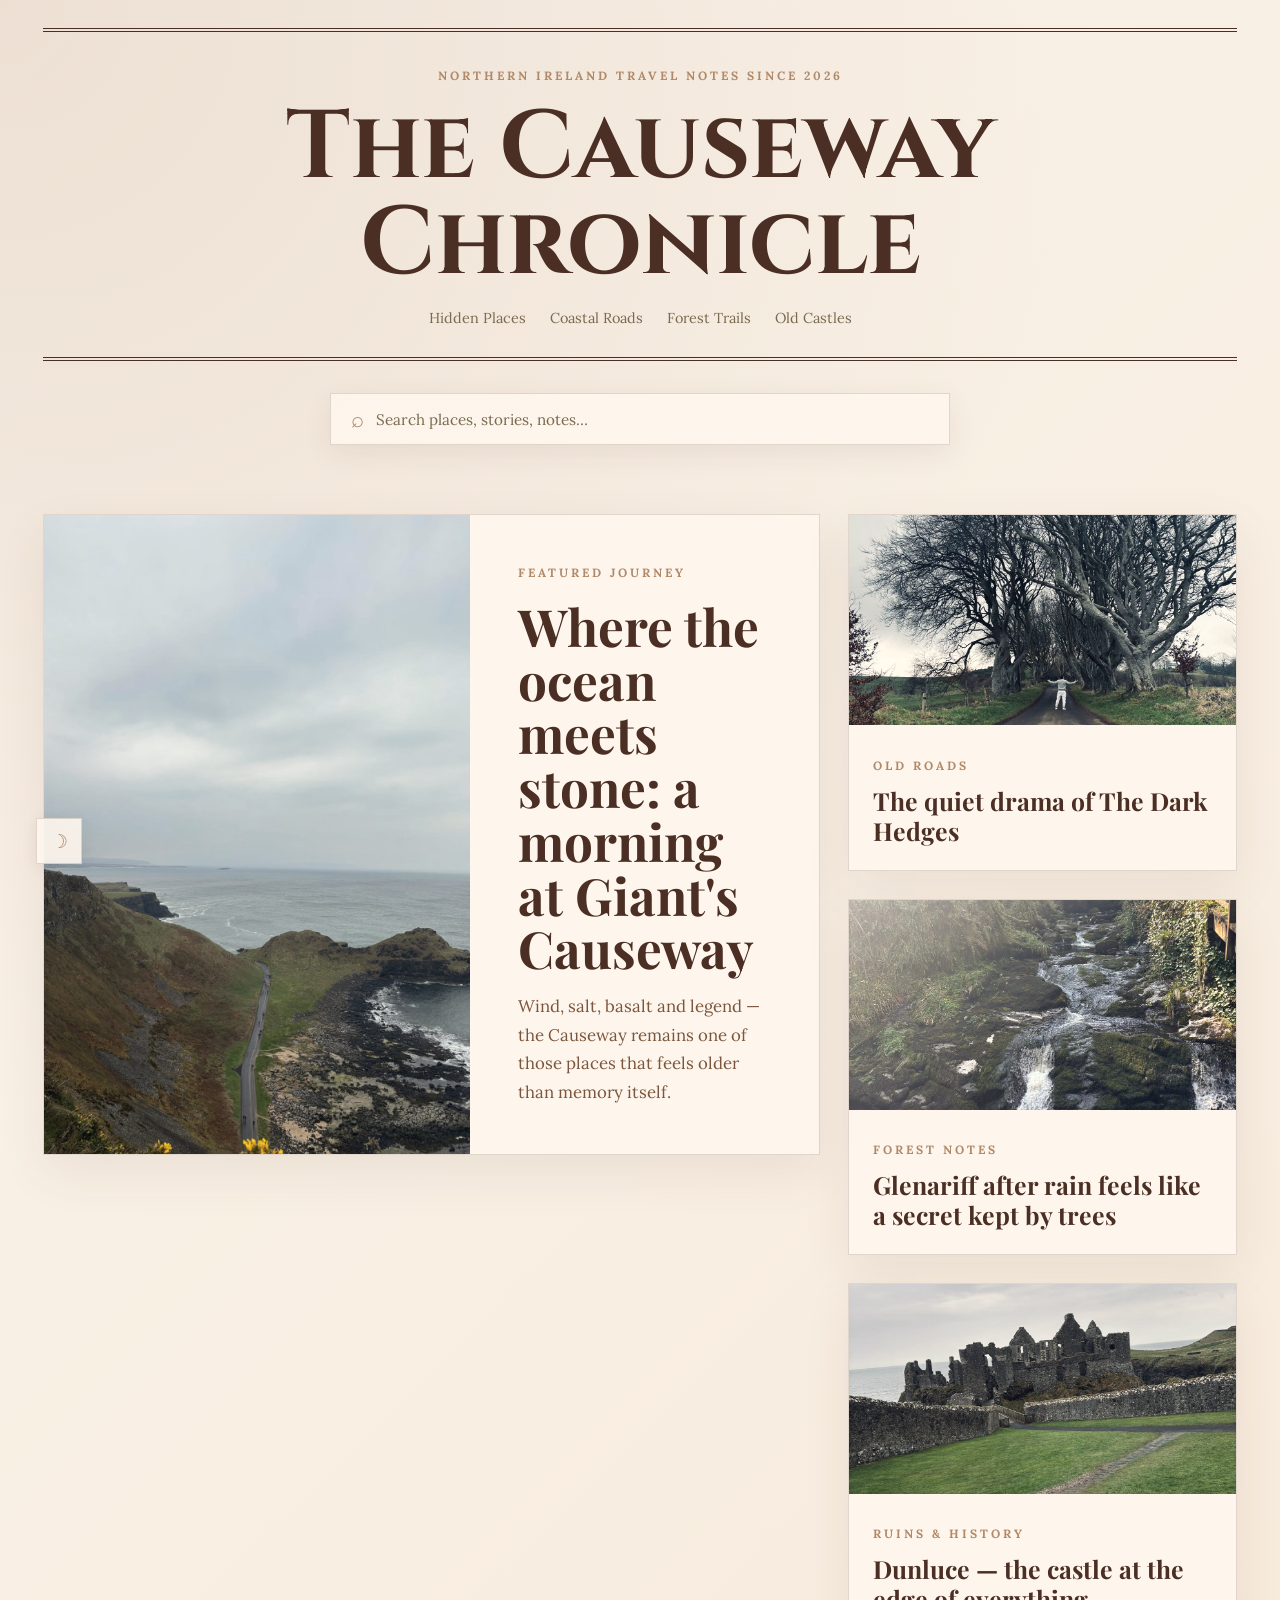
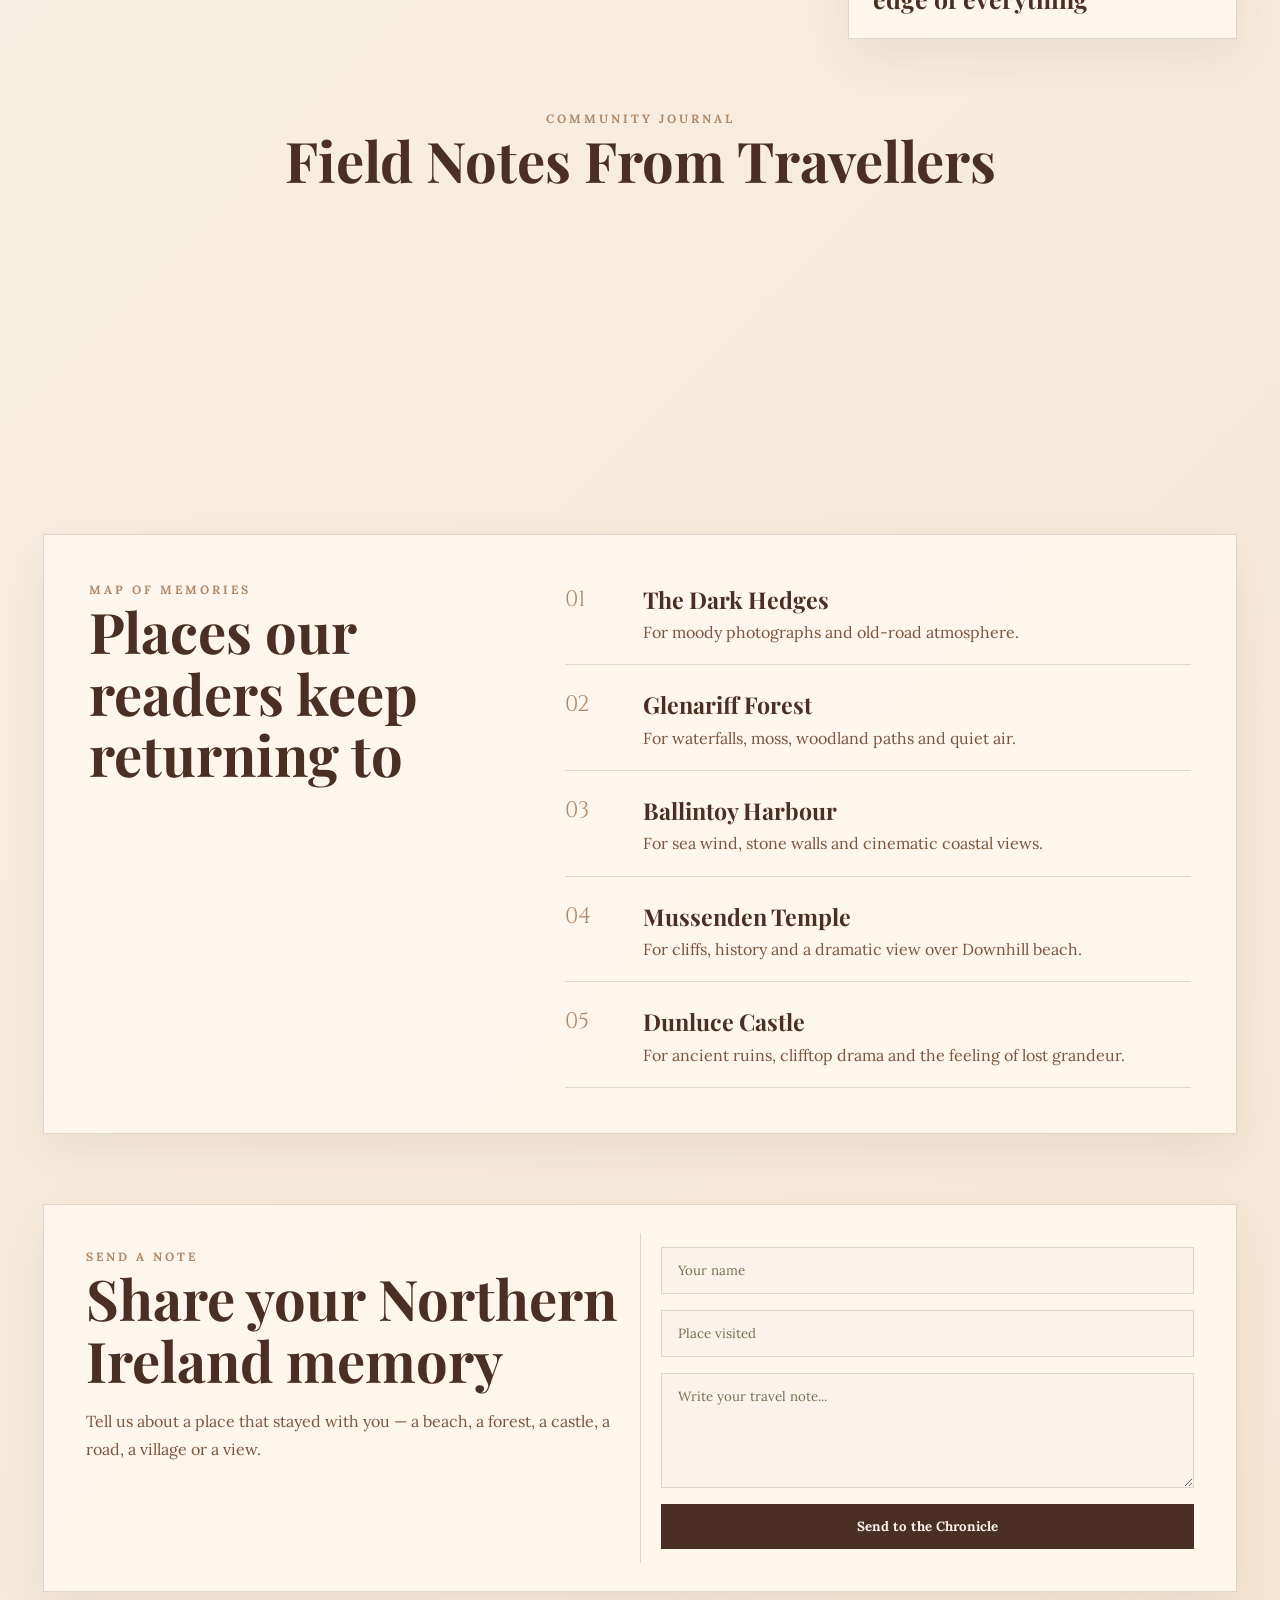
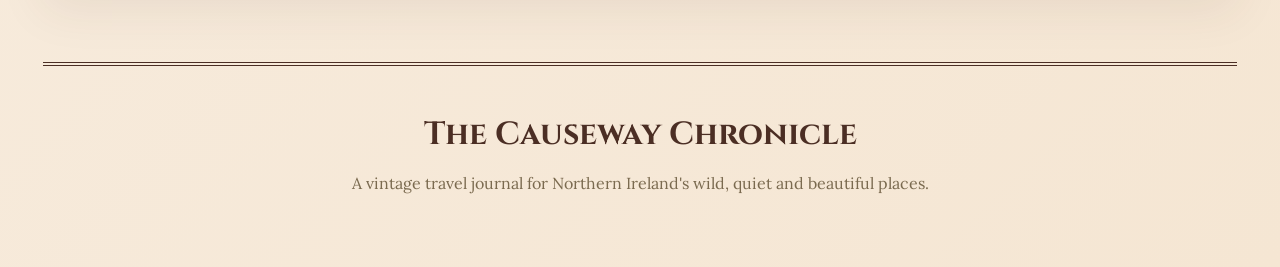
<file: index.html>
<!DOCTYPE html>
<html lang="en" data-theme="light">
<head>
  <meta charset="UTF-8" />
  <meta name="viewport" content="width=device-width, initial-scale=1.0" />
  <title>The Causeway Chronicle</title>
  <link href="https://fonts.googleapis.com/css2?family=Cinzel:wght@500;600;700&family=Lora:wght@400;500;600&family=Playfair+Display:wght@600;700;800&display=swap" rel="stylesheet">
  <link rel="stylesheet" href="style.css" />
</head>

<body>
  <!-- BACK TO TOP BUTTON -->
  <button class="back-to-top" id="backToTop" aria-label="Back to top">↑</button>

  <!-- DARK MODE TOGGLE -->
  <button class="theme-toggle" id="themeToggle" aria-label="Toggle dark mode">
    <span class="theme-icon">☽</span>
  </button>

  <div class="page-wrapper">

    <!-- NEWSPAPER HEADER -->
    <header class="newspaper-header">
      <p class="top-note">Northern Ireland Travel Notes Since 2026</p>
      <h1>The Causeway Chronicle</h1>
      <div class="header-meta">
        <span>Hidden Places</span>
        <span>Coastal Roads</span>
        <span>Forest Trails</span>
        <span>Old Castles</span>
      </div>
    </header>

    <!-- SEARCH BAR -->
    <div class="search-wrapper">
      <div class="search-bar">
        <span class="search-icon">⌕</span>
        <input type="text" id="searchInput" placeholder="Search places, stories, notes…" autocomplete="off" />
        <button class="search-clear" id="searchClear" aria-label="Clear search">✕</button>
      </div>
      <p class="search-status" id="searchStatus"></p>
    </div>

    <!-- EDITORIAL GRID -->
    <main class="front-page" id="mainContent">
      <a href="giants-causeway.html" class="story-link searchable" data-tags="giant causeway basalt ocean stone coastal featured legend finn mccool county antrim">
        <article class="main-story">
          <img src="./images/giant-causeway.jpeg" alt="Giant's Causeway">
          <div class="story-content">
            <p class="category">Featured Journey</p>
            <h2>Where the ocean meets stone: a morning at Giant's Causeway</h2>
            <p>Wind, salt, basalt and legend — the Causeway remains one of those places that feels older than memory itself.</p>
          </div>
        </article>
      </a>

      <aside class="side-stories">
        <a href="dark-hedges.html" class="story-link searchable" data-tags="dark hedges trees road atmosphere old moody forest">
          <article>
            <img src="./images/the-dark-hedges.jpeg" alt="Dark Hedges">
            <p class="category">Old Roads</p>
            <h3>The quiet drama of The Dark Hedges</h3>
          </article>
        </a>

        <a href="glenariff.html" class="story-link searchable" data-tags="glenariff forest rain trees waterfall woodland secret green">
          <article>
            <img src="./images/glenariff-forest.jpeg" alt="Forest trail">
            <p class="category">Forest Notes</p>
            <h3>Glenariff after rain feels like a secret kept by trees</h3>
          </article>
        </a>

        <a href="dunluce-castle.html" class="story-link searchable" data-tags="dunluce castle ruins cliff atlantic medieval antrim history dramatic">
          <article>
            <img src="./images/dunluce-castle-1.jpeg" alt="Dunluce Castle">
            <p class="category">Ruins & History</p>
            <h3>Dunluce — the castle at the edge of everything</h3>
          </article>
        </a>
      </aside>
    </main>

    <!-- NO RESULTS MESSAGE -->
    <div class="no-results" id="noResults" style="display:none;">
      <p>✦</p>
      <h3>No stories found</h3>
      <p>Try searching for a place, theme or feeling.</p>
    </div>

    <!-- FIELD NOTES -->
    <section class="field-notes" id="fieldNotes">
      <div class="section-title">
        <p>Community Journal</p>
        <h2>Field Notes From Travellers</h2>
      </div>
      <div class="notes-grid">
        <article class="note-card searchable" data-tags="ballintoy harbour cliffs sea mist april">
          <span>Ballintoy • April 2026</span>
          <h3>A silver morning by the harbour</h3>
          <p>"The cliffs were pale in the mist, and the sea looked like old glass."</p>
        </article>
        <article class="note-card searchable" data-tags="mussenden wind atlantic temple cliffs march">
          <span>Mussenden • March 2026</span>
          <h3>Wind above the Atlantic</h3>
          <p>"I stood there longer than planned. Some places ask you to be quiet."</p>
        </article>
        <article class="note-card searchable" data-tags="cushendun village white cottages narrow lanes february">
          <span>Cushendun • February 2026</span>
          <h3>A village that feels handwritten</h3>
          <p>"White cottages, narrow lanes and the feeling that time had softened."</p>
        </article>
      </div>
    </section>

    <!-- MAP OF MEMORIES -->
    <section class="memory-map" id="memoryMap">
      <div>
        <p class="category">Map of Memories</p>
        <h2>Places our readers keep returning to</h2>
      </div>
      <div class="memory-list">
        <div>
          <span>01</span>
          <h3>The Dark Hedges</h3>
          <p>For moody photographs and old-road atmosphere.</p>
        </div>
        <div>
          <span>02</span>
          <h3>Glenariff Forest</h3>
          <p>For waterfalls, moss, woodland paths and quiet air.</p>
        </div>
        <div>
          <span>03</span>
          <h3>Ballintoy Harbour</h3>
          <p>For sea wind, stone walls and cinematic coastal views.</p>
        </div>
        <div>
          <span>04</span>
          <h3>Mussenden Temple</h3>
          <p>For cliffs, history and a dramatic view over Downhill beach.</p>
        </div>
        <div>
          <span>05</span>
          <h3>Dunluce Castle</h3>
          <p>For ancient ruins, clifftop drama and the feeling of lost grandeur.</p>
        </div>
      </div>
    </section>

    <!-- POSTCARD FORM -->
    <section class="postcard-section">
      <div class="postcard">
        <div class="postcard-text">
          <p class="category">Send a Note</p>
          <h2>Share your Northern Ireland memory</h2>
          <p>Tell us about a place that stayed with you — a beach, a forest, a castle, a road, a village or a view.</p>
        </div>
        <form class="postcard-form">
          <input type="text" placeholder="Your name" required>
          <input type="text" placeholder="Place visited" required>
          <textarea rows="5" placeholder="Write your travel note..." required></textarea>
          <button type="submit">Send to the Chronicle</button>
        </form>
      </div>
      <p class="form-message"></p>
    </section>

    <!-- FOOTER -->
    <footer class="footer">
      <h3>The Causeway Chronicle</h3>
      <p>A vintage travel journal for Northern Ireland's wild, quiet and beautiful places.</p>
    </footer>

  </div>

  <script src="script.js"></script>
</body>
</html>
</file>
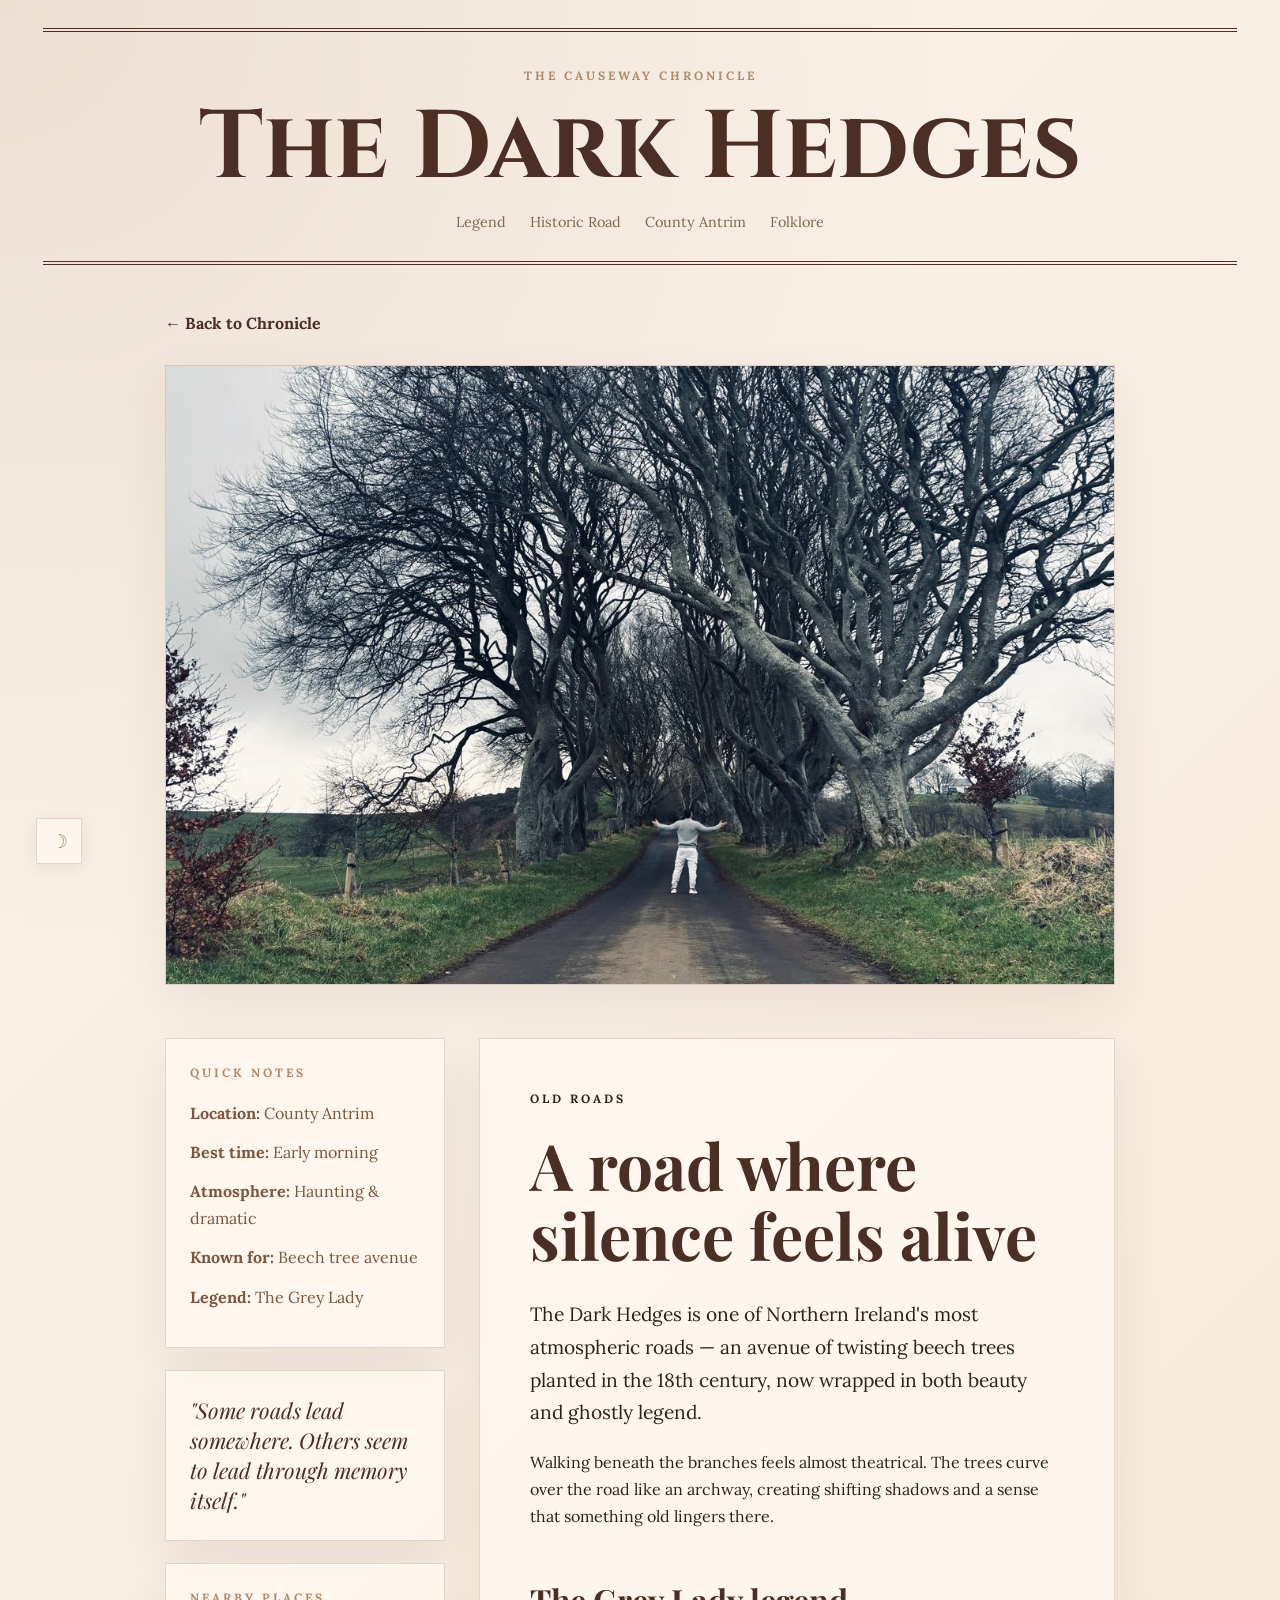
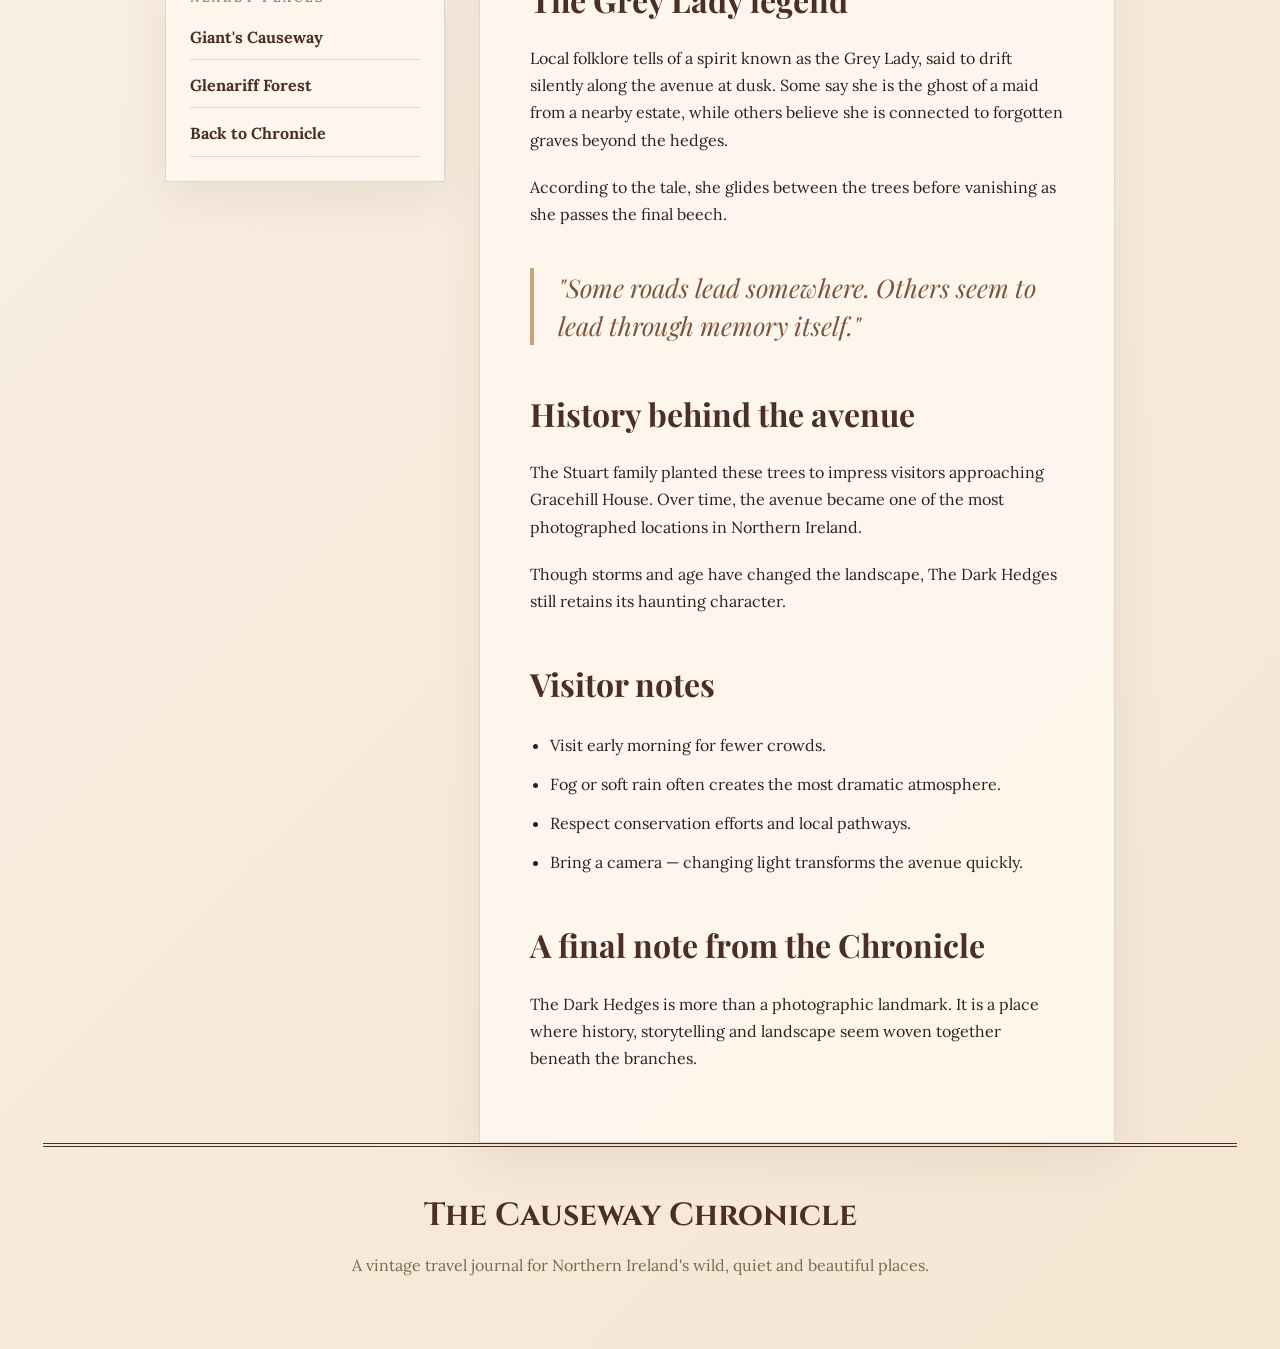
<file: dark-hedges.html>
<!DOCTYPE html>
<html lang="en" data-theme="light">
<head>
  <meta charset="UTF-8" />
  <meta name="viewport" content="width=device-width, initial-scale=1.0" />

  <title>The Dark Hedges | The Causeway Chronicle</title>

  <link href="https://fonts.googleapis.com/css2?family=Cinzel:wght@500;600;700&family=Lora:wght@400;500;600&family=Playfair+Display:wght@600;700;800&display=swap" rel="stylesheet">
  <link rel="stylesheet" href="style.css" />
</head>

<body>

  <!-- READING PROGRESS BAR -->
  <div class="reading-progress" id="readingProgress"></div>

  <!-- BACK TO TOP -->
  <button class="back-to-top" id="backToTop" aria-label="Back to top">↑</button>

  <!-- DARK MODE TOGGLE -->
  <button class="theme-toggle" id="themeToggle" aria-label="Toggle dark mode">
    <span class="theme-icon">☽</span>
  </button>

  <div class="page-wrapper">

    <header class="newspaper-header article-header">
      <p class="top-note">The Causeway Chronicle</p>
      <h1>The Dark Hedges</h1>
      <div class="header-meta">
        <span>Legend</span>
        <span>Historic Road</span>
        <span>County Antrim</span>
        <span>Folklore</span>
      </div>
    </header>

    <main class="article-page">

      <a href="index.html" class="back-link">← Back to Chronicle</a>

      <section class="article-hero">
        <img src="./images/the-dark-hedges.jpeg" alt="The Dark Hedges">
      </section>

      <div class="article-layout">

        <aside class="article-sidebar">
          <div class="sidebar-box">
            <p class="category">Quick Notes</p>
            <ul>
              <li><strong>Location:</strong> County Antrim</li>
              <li><strong>Best time:</strong> Early morning</li>
              <li><strong>Atmosphere:</strong> Haunting & dramatic</li>
              <li><strong>Known for:</strong> Beech tree avenue</li>
              <li><strong>Legend:</strong> The Grey Lady</li>
            </ul>
          </div>

          <div class="sidebar-box quote-box">
            <p>"Some roads lead somewhere. Others seem to lead through memory itself."</p>
          </div>

          <div class="sidebar-box">
            <p class="category">Nearby Places</p>
            <div class="related-links">
              <a href="giants-causeway.html">Giant's Causeway</a>
              <a href="glenariff.html">Glenariff Forest</a>
              <a href="index.html">Back to Chronicle</a>
            </div>
          </div>
        </aside>

        <article class="article-content">

          <p class="category">Old Roads</p>

          <h2>A road where silence feels alive</h2>

          <p class="article-intro">
            The Dark Hedges is one of Northern Ireland's most atmospheric roads —
            an avenue of twisting beech trees planted in the 18th century,
            now wrapped in both beauty and ghostly legend.
          </p>

          <p>
            Walking beneath the branches feels almost theatrical. The trees curve
            over the road like an archway, creating shifting shadows and a sense
            that something old lingers there.
          </p>

          <h3>The Grey Lady legend</h3>

          <p>
            Local folklore tells of a spirit known as the Grey Lady, said to drift
            silently along the avenue at dusk. Some say she is the ghost of a maid
            from a nearby estate, while others believe she is connected to forgotten
            graves beyond the hedges.
          </p>

          <p>
            According to the tale, she glides between the trees before vanishing
            as she passes the final beech.
          </p>

          <blockquote>
            "Some roads lead somewhere. Others seem to lead through memory itself."
          </blockquote>

          <h3>History behind the avenue</h3>

          <p>
            The Stuart family planted these trees to impress visitors approaching
            Gracehill House. Over time, the avenue became one of the most photographed
            locations in Northern Ireland.
          </p>

          <p>
            Though storms and age have changed the landscape, The Dark Hedges
            still retains its haunting character.
          </p>

          <h3>Visitor notes</h3>

          <ul>
            <li>Visit early morning for fewer crowds.</li>
            <li>Fog or soft rain often creates the most dramatic atmosphere.</li>
            <li>Respect conservation efforts and local pathways.</li>
            <li>Bring a camera — changing light transforms the avenue quickly.</li>
          </ul>

          <h3>A final note from the Chronicle</h3>

          <p>
            The Dark Hedges is more than a photographic landmark.
            It is a place where history, storytelling and landscape seem woven
            together beneath the branches.
          </p>

        </article>
      </div>

    </main>

    <footer class="footer">
      <h3>The Causeway Chronicle</h3>
      <p>A vintage travel journal for Northern Ireland's wild, quiet and beautiful places.</p>
    </footer>

  </div>

  <script src="script.js"></script>
</body>
</html>
</file>
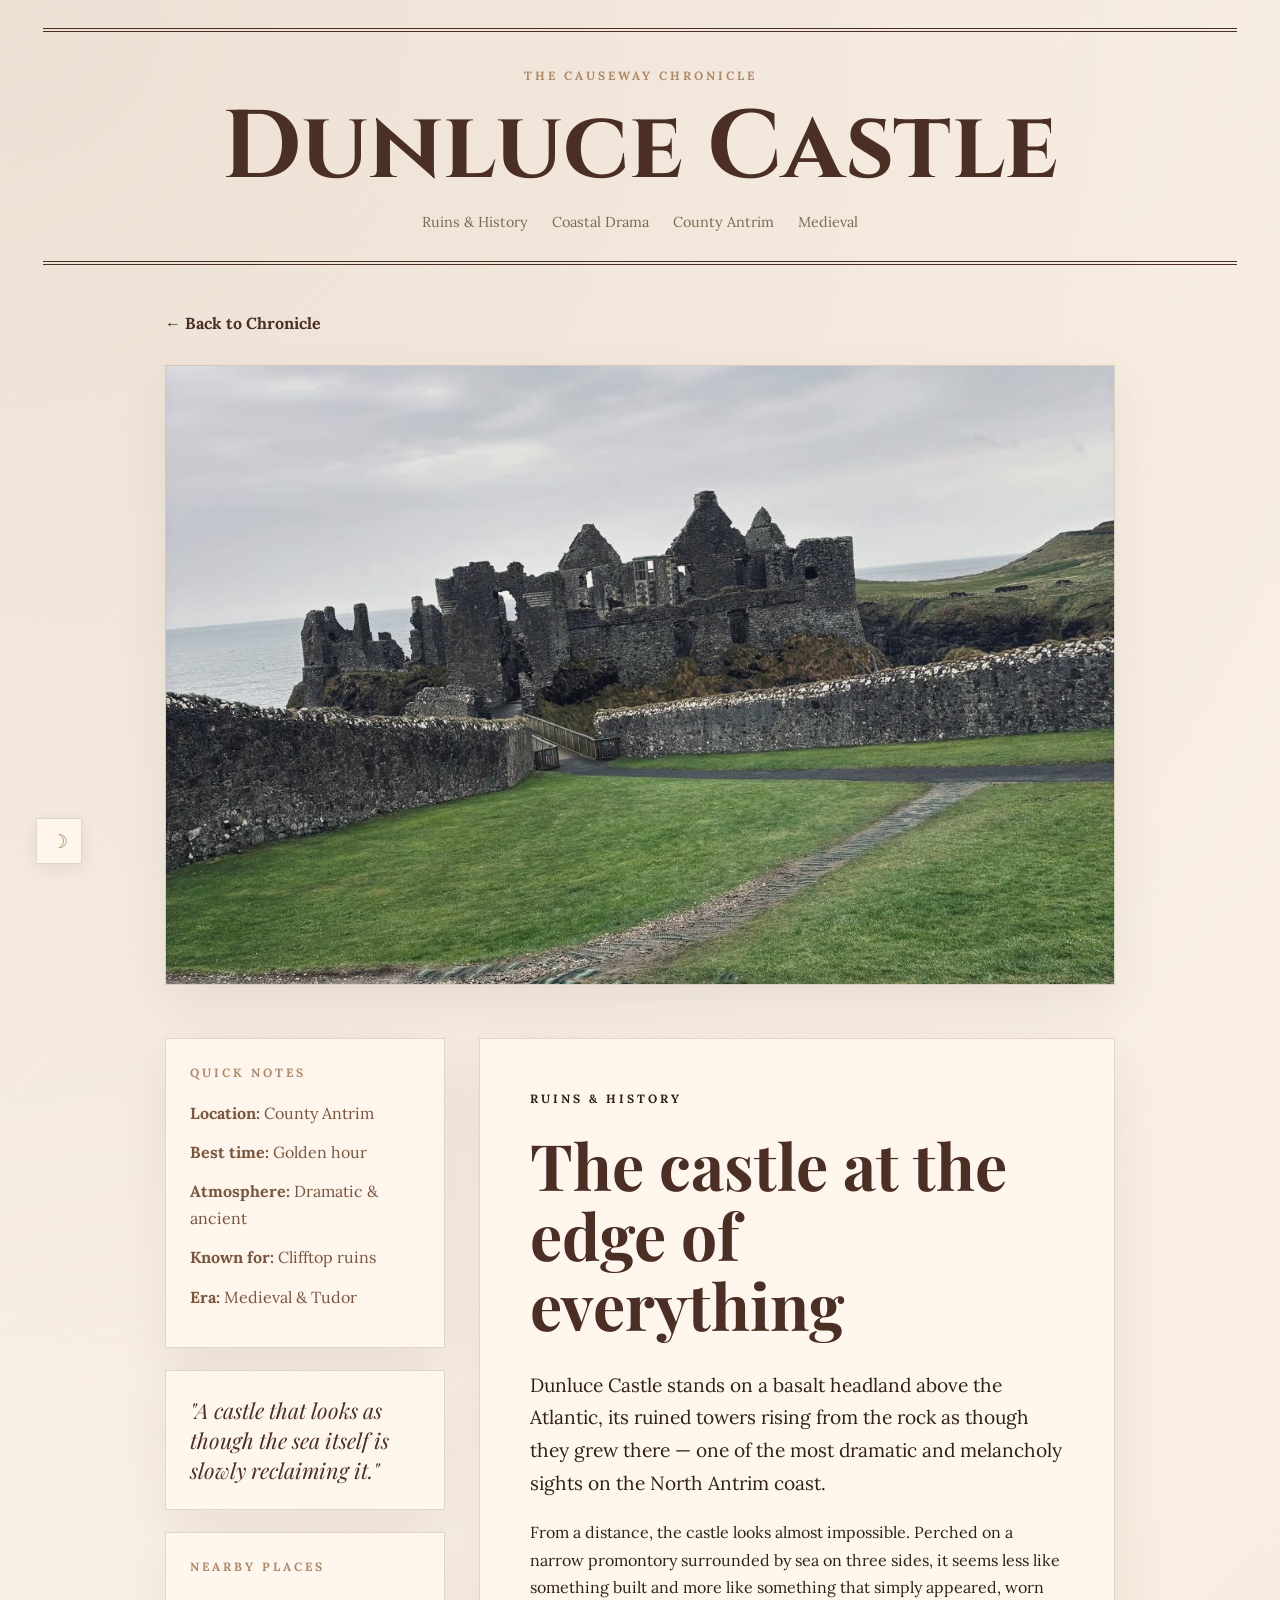
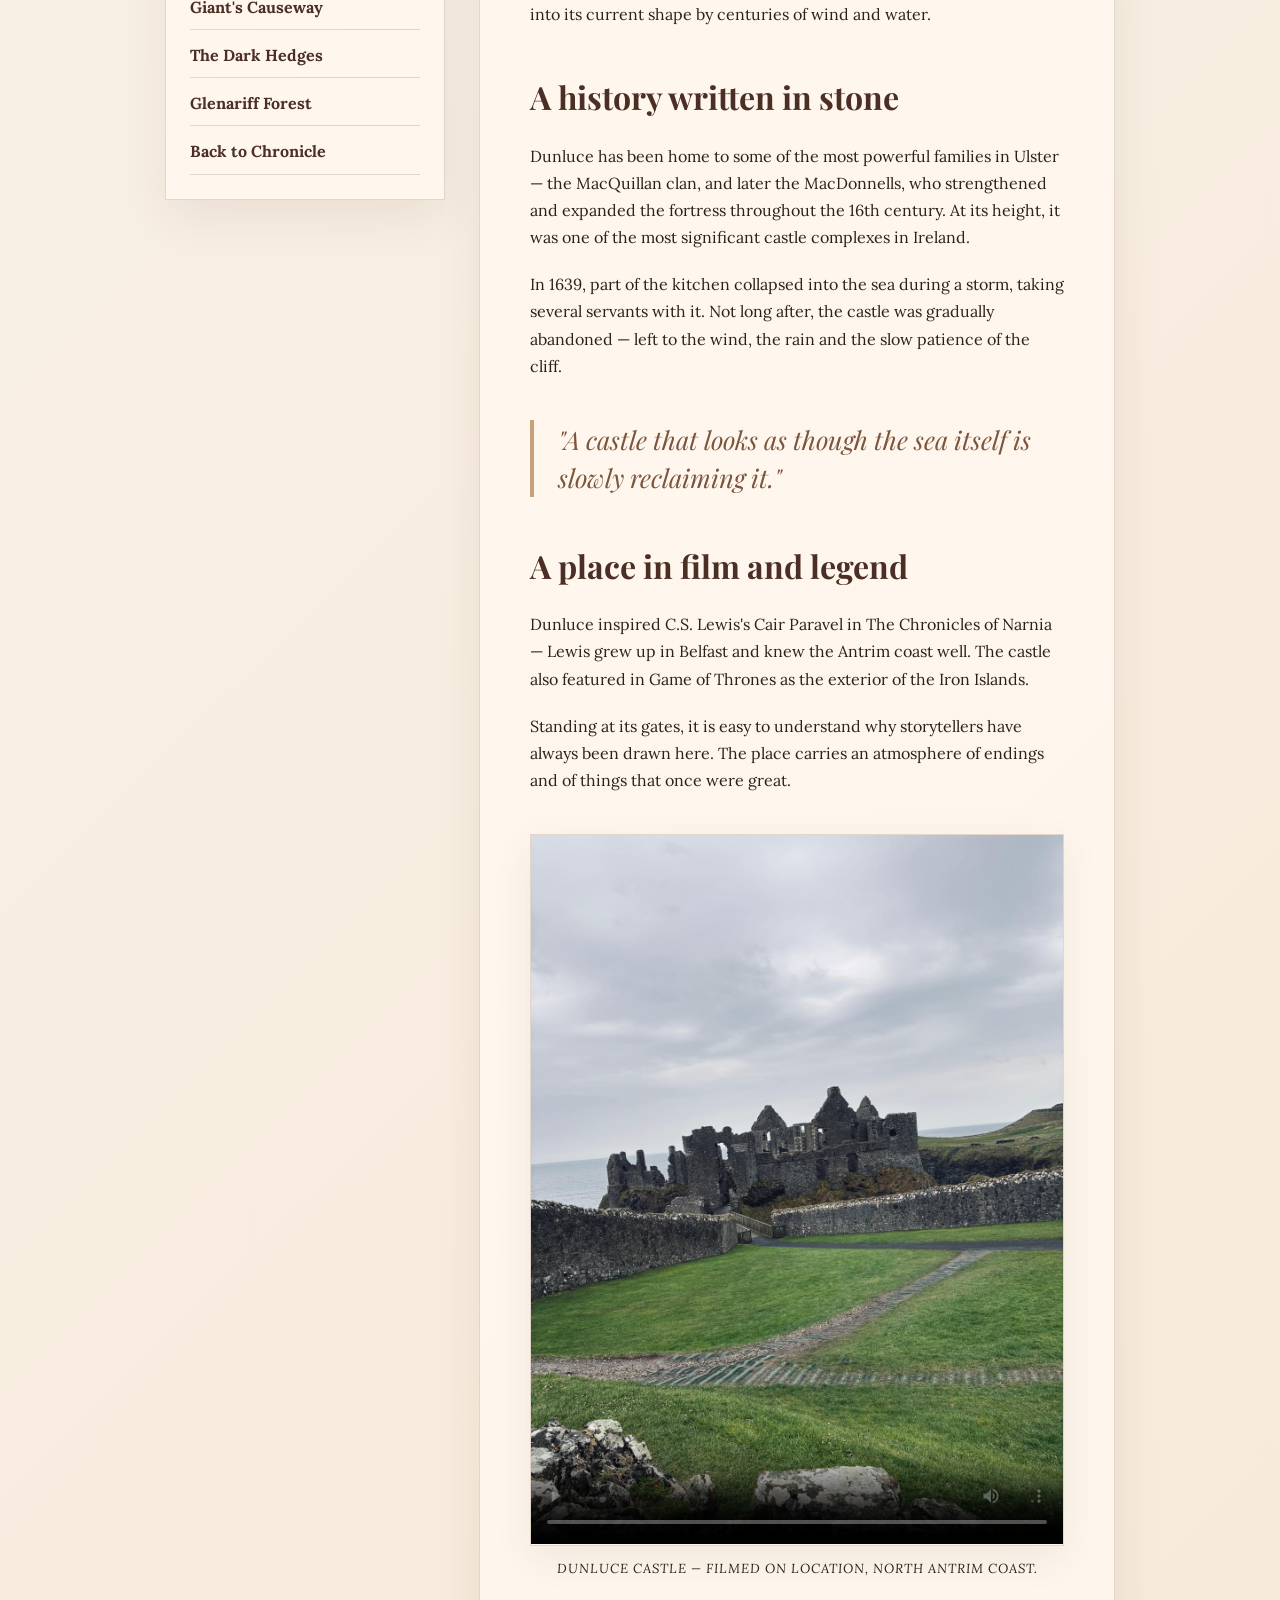
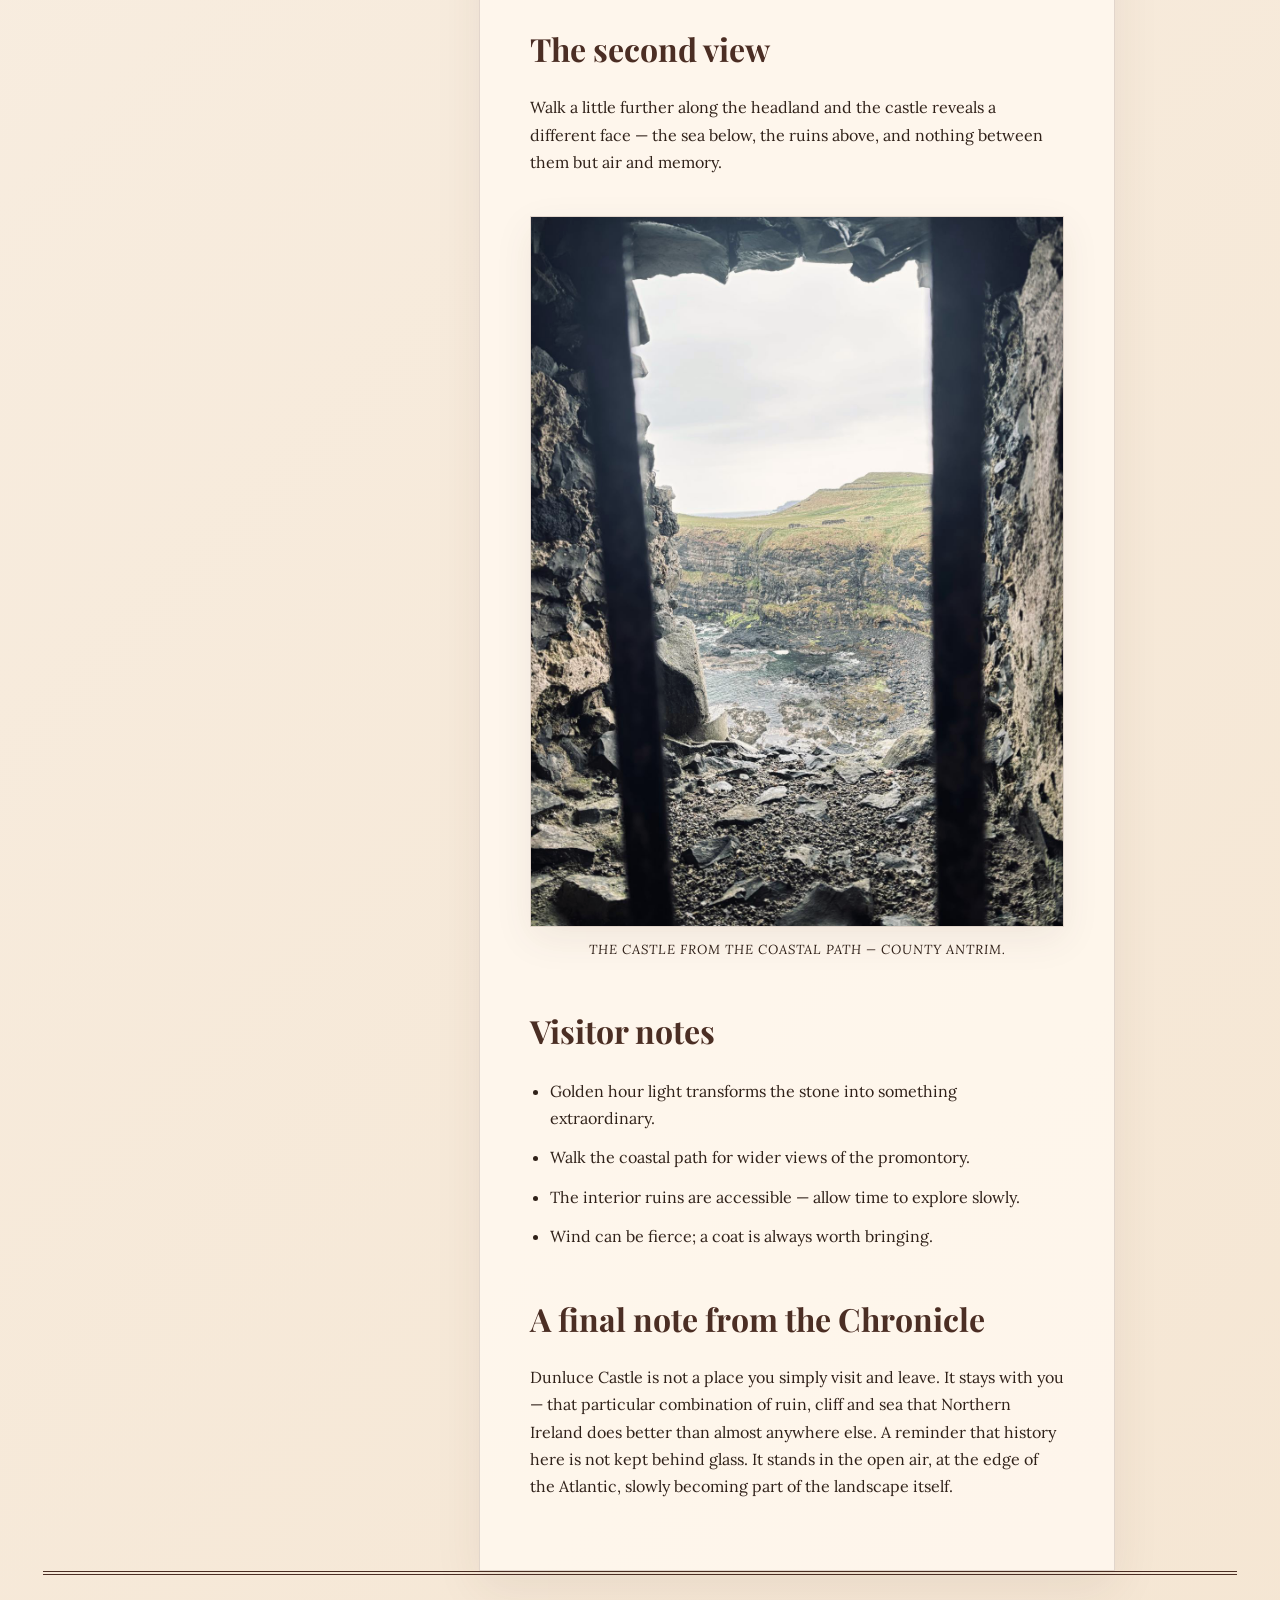
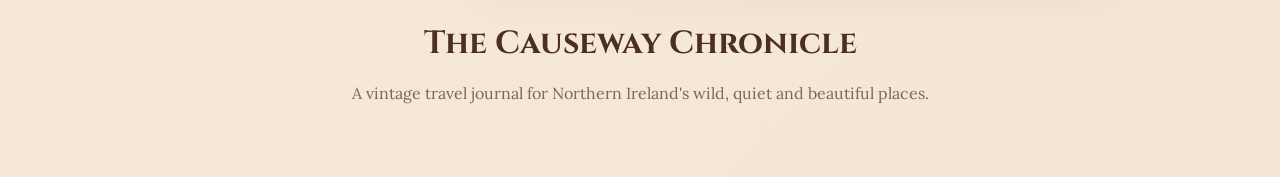
<file: dunluce-castle.html>
<!DOCTYPE html>
<html lang="en" data-theme="light">
<head>
  <meta charset="UTF-8" />
  <meta name="viewport" content="width=device-width, initial-scale=1.0" />

  <title>Dunluce Castle | The Causeway Chronicle</title>

  <link href="https://fonts.googleapis.com/css2?family=Cinzel:wght@500;600;700&family=Lora:wght@400;500;600&family=Playfair+Display:wght@600;700;800&display=swap" rel="stylesheet">
  <link rel="stylesheet" href="style.css" />
</head>

<body>

  <!-- READING PROGRESS BAR -->
  <div class="reading-progress" id="readingProgress"></div>

  <!-- BACK TO TOP -->
  <button class="back-to-top" id="backToTop" aria-label="Back to top">↑</button>

  <!-- DARK MODE TOGGLE -->
  <button class="theme-toggle" id="themeToggle" aria-label="Toggle dark mode">
    <span class="theme-icon">☽</span>
  </button>

  <div class="page-wrapper">

    <header class="newspaper-header article-header">
      <p class="top-note">The Causeway Chronicle</p>
      <h1>Dunluce Castle</h1>
      <div class="header-meta">
        <span>Ruins & History</span>
        <span>Coastal Drama</span>
        <span>County Antrim</span>
        <span>Medieval</span>
      </div>
    </header>

    <main class="article-page">

      <a href="index.html" class="back-link">← Back to Chronicle</a>

      <section class="article-hero">
        <img src="./images/dunluce-castle-1.jpeg" alt="Dunluce Castle">
      </section>

      <div class="article-layout">

        <aside class="article-sidebar">
          <div class="sidebar-box">
            <p class="category">Quick Notes</p>
            <ul>
              <li><strong>Location:</strong> County Antrim</li>
              <li><strong>Best time:</strong> Golden hour</li>
              <li><strong>Atmosphere:</strong> Dramatic & ancient</li>
              <li><strong>Known for:</strong> Clifftop ruins</li>
              <li><strong>Era:</strong> Medieval & Tudor</li>
            </ul>
          </div>

          <div class="sidebar-box quote-box">
            <p>"A castle that looks as though the sea itself is slowly reclaiming it."</p>
          </div>

          <div class="sidebar-box">
            <p class="category">Nearby Places</p>
            <div class="related-links">
              <a href="giants-causeway.html">Giant's Causeway</a>
              <a href="dark-hedges.html">The Dark Hedges</a>
              <a href="glenariff.html">Glenariff Forest</a>
              <a href="index.html">Back to Chronicle</a>
            </div>
          </div>
        </aside>

        <article class="article-content">

          <p class="category">Ruins & History</p>

          <h2>The castle at the edge of everything</h2>

          <p class="article-intro">
            Dunluce Castle stands on a basalt headland above the Atlantic,
            its ruined towers rising from the rock as though they grew there —
            one of the most dramatic and melancholy sights on the North Antrim coast.
          </p>

          <p>
            From a distance, the castle looks almost impossible. Perched on a
            narrow promontory surrounded by sea on three sides, it seems less
            like something built and more like something that simply appeared,
            worn into its current shape by centuries of wind and water.
          </p>

          <h3>A history written in stone</h3>

          <p>
            Dunluce has been home to some of the most powerful families in
            Ulster — the MacQuillan clan, and later the MacDonnells, who
            strengthened and expanded the fortress throughout the 16th century.
            At its height, it was one of the most significant castle complexes
            in Ireland.
          </p>

          <p>
            In 1639, part of the kitchen collapsed into the sea during a storm,
            taking several servants with it. Not long after, the castle was
            gradually abandoned — left to the wind, the rain and the slow
            patience of the cliff.
          </p>

          <blockquote>
            "A castle that looks as though the sea itself is slowly reclaiming it."
          </blockquote>

          <h3>A place in film and legend</h3>

          <p>
            Dunluce inspired C.S. Lewis's Cair Paravel in The Chronicles of Narnia —
            Lewis grew up in Belfast and knew the Antrim coast well. The castle
            also featured in Game of Thrones as the exterior of the Iron Islands.
          </p>

          <p>
            Standing at its gates, it is easy to understand why storytellers
            have always been drawn here. The place carries an atmosphere of
            endings and of things that once were great.
          </p>

          <!-- ARTICLE VIDEO -->
          <div class="article-video">
            <video controls preload="metadata" poster="./images/dunluce-castle-1.jpeg">
              <source src="./images/dunluce-castle.mp4" type="video/mp4">
              Your browser does not support the video tag.
            </video>
            <p class="video-caption">Dunluce Castle — filmed on location, North Antrim coast.</p>
          </div>

          <h3>The second view</h3>

          <p>
            Walk a little further along the headland and the castle reveals
            a different face — the sea below, the ruins above, and nothing
            between them but air and memory.
          </p>

          <!-- SECOND IMAGE -->
          <div class="article-image">
            <img src="./images/dunluce-castle-2.jpeg" alt="Dunluce Castle from the headland">
            <p class="image-caption">The castle from the coastal path — County Antrim.</p>
          </div>

          <h3>Visitor notes</h3>

          <ul>
            <li>Golden hour light transforms the stone into something extraordinary.</li>
            <li>Walk the coastal path for wider views of the promontory.</li>
            <li>The interior ruins are accessible — allow time to explore slowly.</li>
            <li>Wind can be fierce; a coat is always worth bringing.</li>
          </ul>

          <h3>A final note from the Chronicle</h3>

          <p>
            Dunluce Castle is not a place you simply visit and leave.
            It stays with you — that particular combination of ruin, cliff
            and sea that Northern Ireland does better than almost anywhere else.
            A reminder that history here is not kept behind glass. It stands
            in the open air, at the edge of the Atlantic, slowly becoming
            part of the landscape itself.
          </p>

        </article>
      </div>

    </main>

    <footer class="footer">
      <h3>The Causeway Chronicle</h3>
      <p>A vintage travel journal for Northern Ireland's wild, quiet and beautiful places.</p>
    </footer>

  </div>

  <script src="script.js"></script>
</body>
</html>
</file>
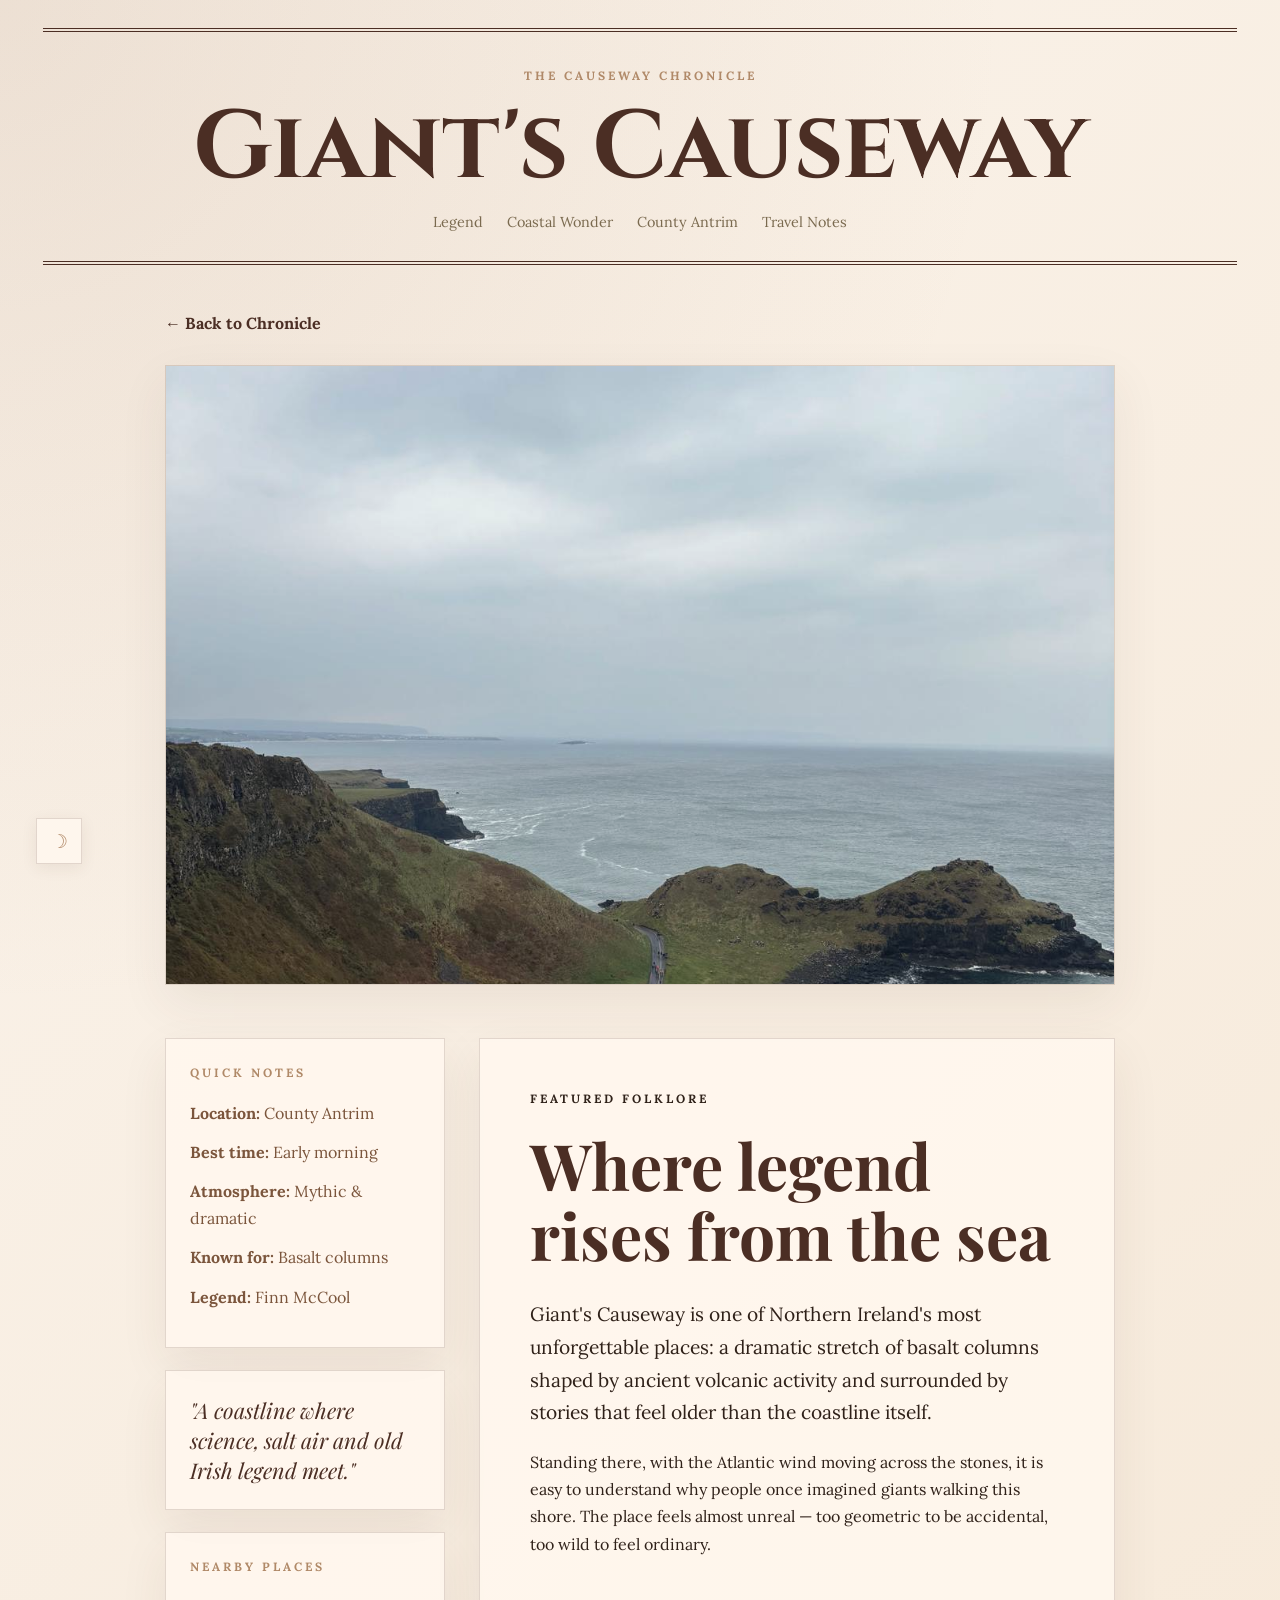
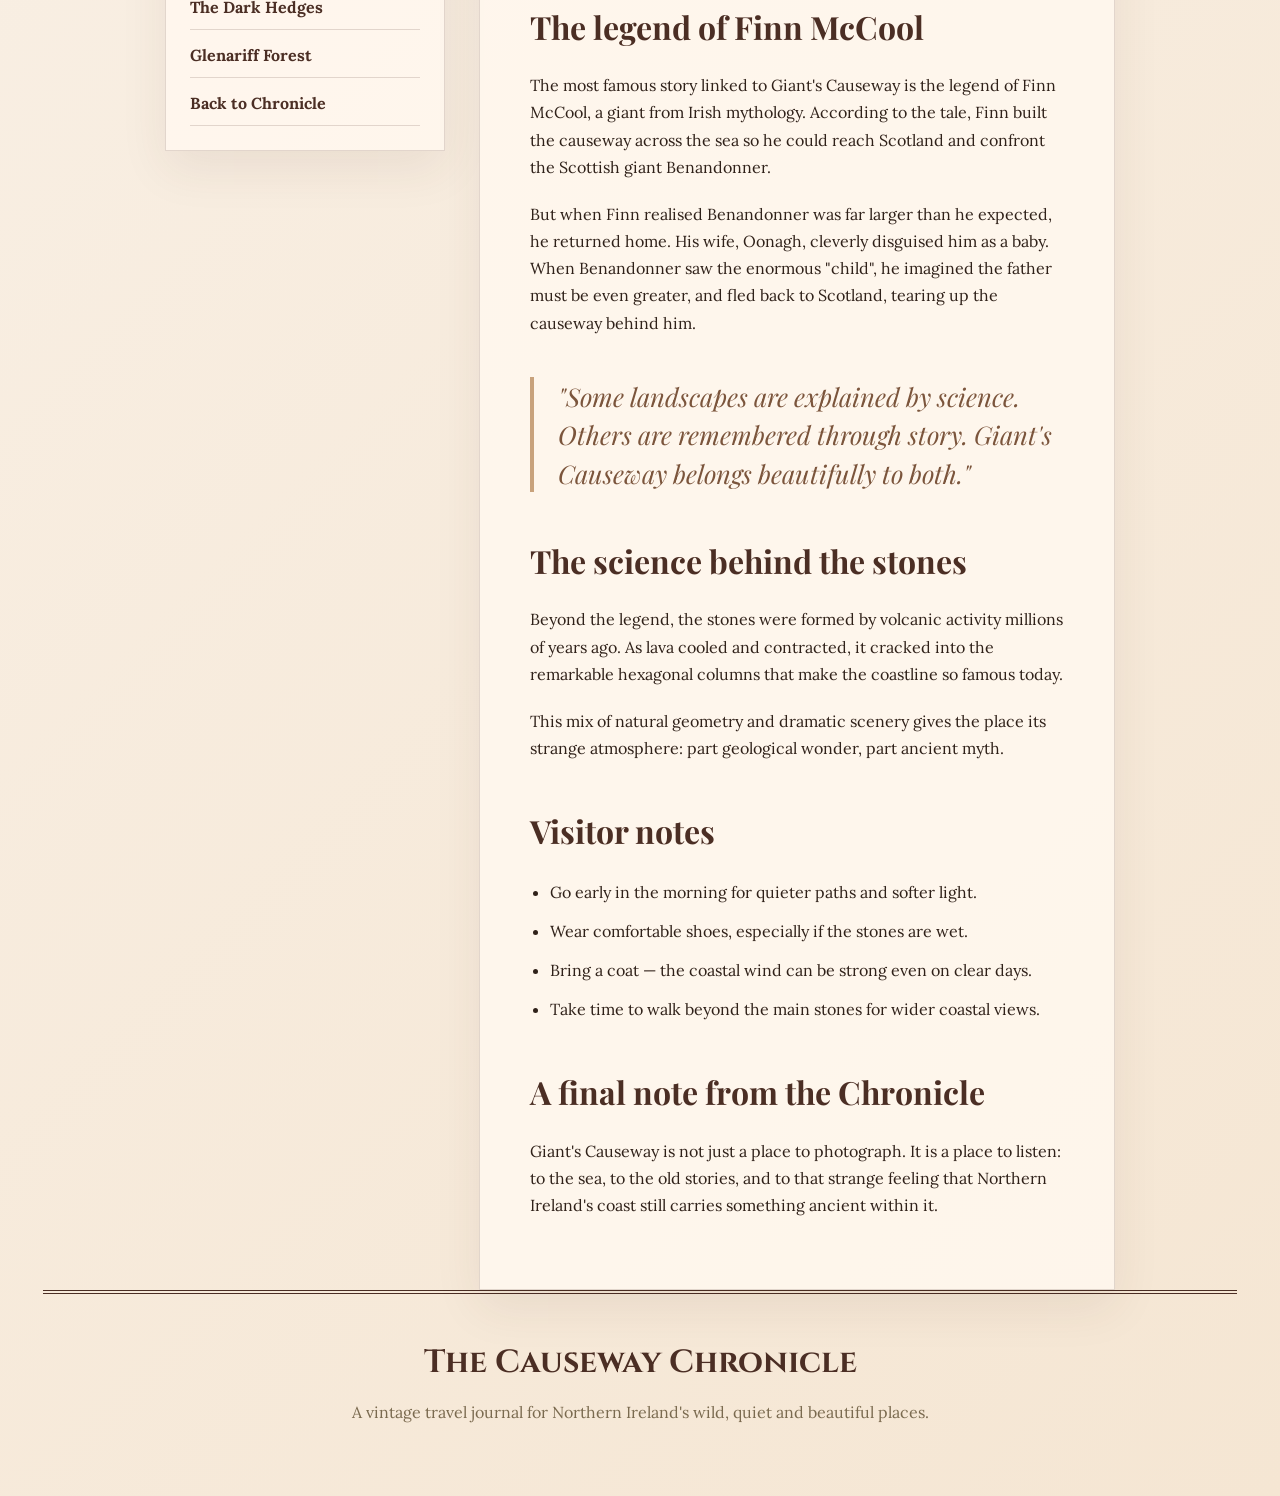
<file: giants-causeway.html>
<!DOCTYPE html>
<html lang="en" data-theme="light">
<head>
  <meta charset="UTF-8" />
  <meta name="viewport" content="width=device-width, initial-scale=1.0" />
  <title>Giant's Causeway | The Causeway Chronicle</title>
  <link href="https://fonts.googleapis.com/css2?family=Cinzel:wght@500;600;700&family=Lora:wght@400;500;600&family=Playfair+Display:wght@600;700;800&display=swap" rel="stylesheet">
  <link rel="stylesheet" href="style.css" />
</head>

<body>

  <!-- READING PROGRESS BAR -->
  <div class="reading-progress" id="readingProgress"></div>

  <!-- BACK TO TOP BUTTON -->
  <button class="back-to-top" id="backToTop" aria-label="Back to top">↑</button>

  <!-- DARK MODE TOGGLE -->
  <button class="theme-toggle" id="themeToggle" aria-label="Toggle dark mode">
    <span class="theme-icon">☽</span>
  </button>

  <div class="page-wrapper">

    <header class="newspaper-header article-header">
      <p class="top-note">The Causeway Chronicle</p>
      <h1>Giant's Causeway</h1>
      <div class="header-meta">
        <span>Legend</span>
        <span>Coastal Wonder</span>
        <span>County Antrim</span>
        <span>Travel Notes</span>
      </div>
    </header>

    <main class="article-page">

      <a href="index.html" class="back-link">← Back to Chronicle</a>

      <section class="article-hero">
        <img src="./images/giant-causeway.jpeg" alt="Giant's Causeway">
      </section>

      <div class="article-layout">

        <aside class="article-sidebar">
          <div class="sidebar-box">
            <p class="category">Quick Notes</p>
            <ul>
              <li><strong>Location:</strong> County Antrim</li>
              <li><strong>Best time:</strong> Early morning</li>
              <li><strong>Atmosphere:</strong> Mythic & dramatic</li>
              <li><strong>Known for:</strong> Basalt columns</li>
              <li><strong>Legend:</strong> Finn McCool</li>
            </ul>
          </div>

          <div class="sidebar-box quote-box">
            <p>"A coastline where science, salt air and old Irish legend meet."</p>
          </div>

          <div class="sidebar-box">
            <p class="category">Nearby Places</p>
            <div class="related-links">
              <a href="dark-hedges.html">The Dark Hedges</a>
              <a href="glenariff.html">Glenariff Forest</a>
              <a href="index.html">Back to Chronicle</a>
            </div>
          </div>
        </aside>

        <article class="article-content">
          <p class="category">Featured Folklore</p>
          <h2>Where legend rises from the sea</h2>

          <p class="article-intro">
            Giant's Causeway is one of Northern Ireland's most unforgettable places:
            a dramatic stretch of basalt columns shaped by ancient volcanic activity
            and surrounded by stories that feel older than the coastline itself.
          </p>

          <p>
            Standing there, with the Atlantic wind moving across the stones, it is easy
            to understand why people once imagined giants walking this shore. The place
            feels almost unreal — too geometric to be accidental, too wild to feel ordinary.
          </p>

          <h3>The legend of Finn McCool</h3>

          <p>
            The most famous story linked to Giant's Causeway is the legend of Finn McCool,
            a giant from Irish mythology. According to the tale, Finn built the causeway
            across the sea so he could reach Scotland and confront the Scottish giant Benandonner.
          </p>

          <p>
            But when Finn realised Benandonner was far larger than he expected, he returned
            home. His wife, Oonagh, cleverly disguised him as a baby. When Benandonner saw
            the enormous "child", he imagined the father must be even greater, and fled back
            to Scotland, tearing up the causeway behind him.
          </p>

          <blockquote>
            "Some landscapes are explained by science. Others are remembered through story.
            Giant's Causeway belongs beautifully to both."
          </blockquote>

          <h3>The science behind the stones</h3>

          <p>
            Beyond the legend, the stones were formed by volcanic activity millions of years
            ago. As lava cooled and contracted, it cracked into the remarkable hexagonal
            columns that make the coastline so famous today.
          </p>

          <p>
            This mix of natural geometry and dramatic scenery gives the place its strange
            atmosphere: part geological wonder, part ancient myth.
          </p>

          <h3>Visitor notes</h3>

          <ul>
            <li>Go early in the morning for quieter paths and softer light.</li>
            <li>Wear comfortable shoes, especially if the stones are wet.</li>
            <li>Bring a coat — the coastal wind can be strong even on clear days.</li>
            <li>Take time to walk beyond the main stones for wider coastal views.</li>
          </ul>

          <h3>A final note from the Chronicle</h3>

          <p>
            Giant's Causeway is not just a place to photograph. It is a place to listen:
            to the sea, to the old stories, and to that strange feeling that Northern Ireland's
            coast still carries something ancient within it.
          </p>
        </article>
      </div>

    </main>

    <footer class="footer">
      <h3>The Causeway Chronicle</h3>
      <p>A vintage travel journal for Northern Ireland's wild, quiet and beautiful places.</p>
    </footer>

  </div>

  <script src="script.js"></script>
</body>
</html>
</file>
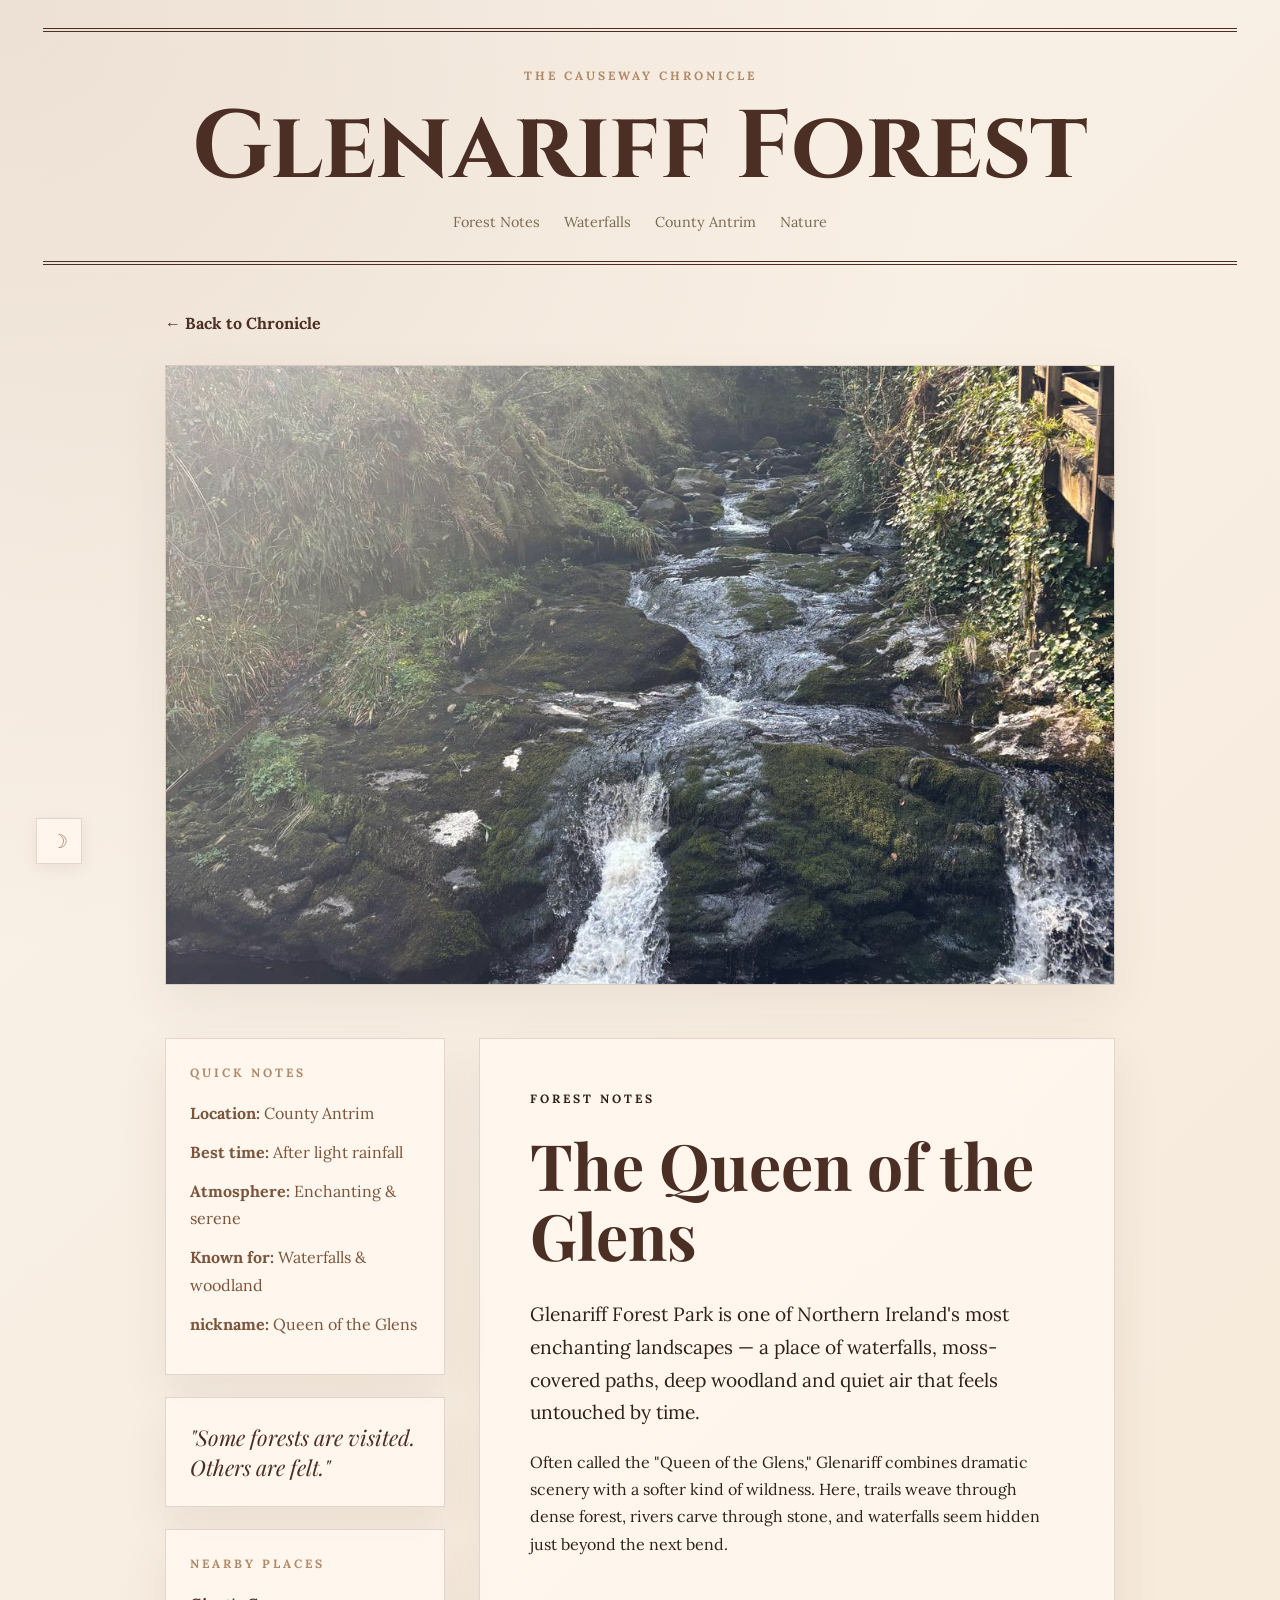
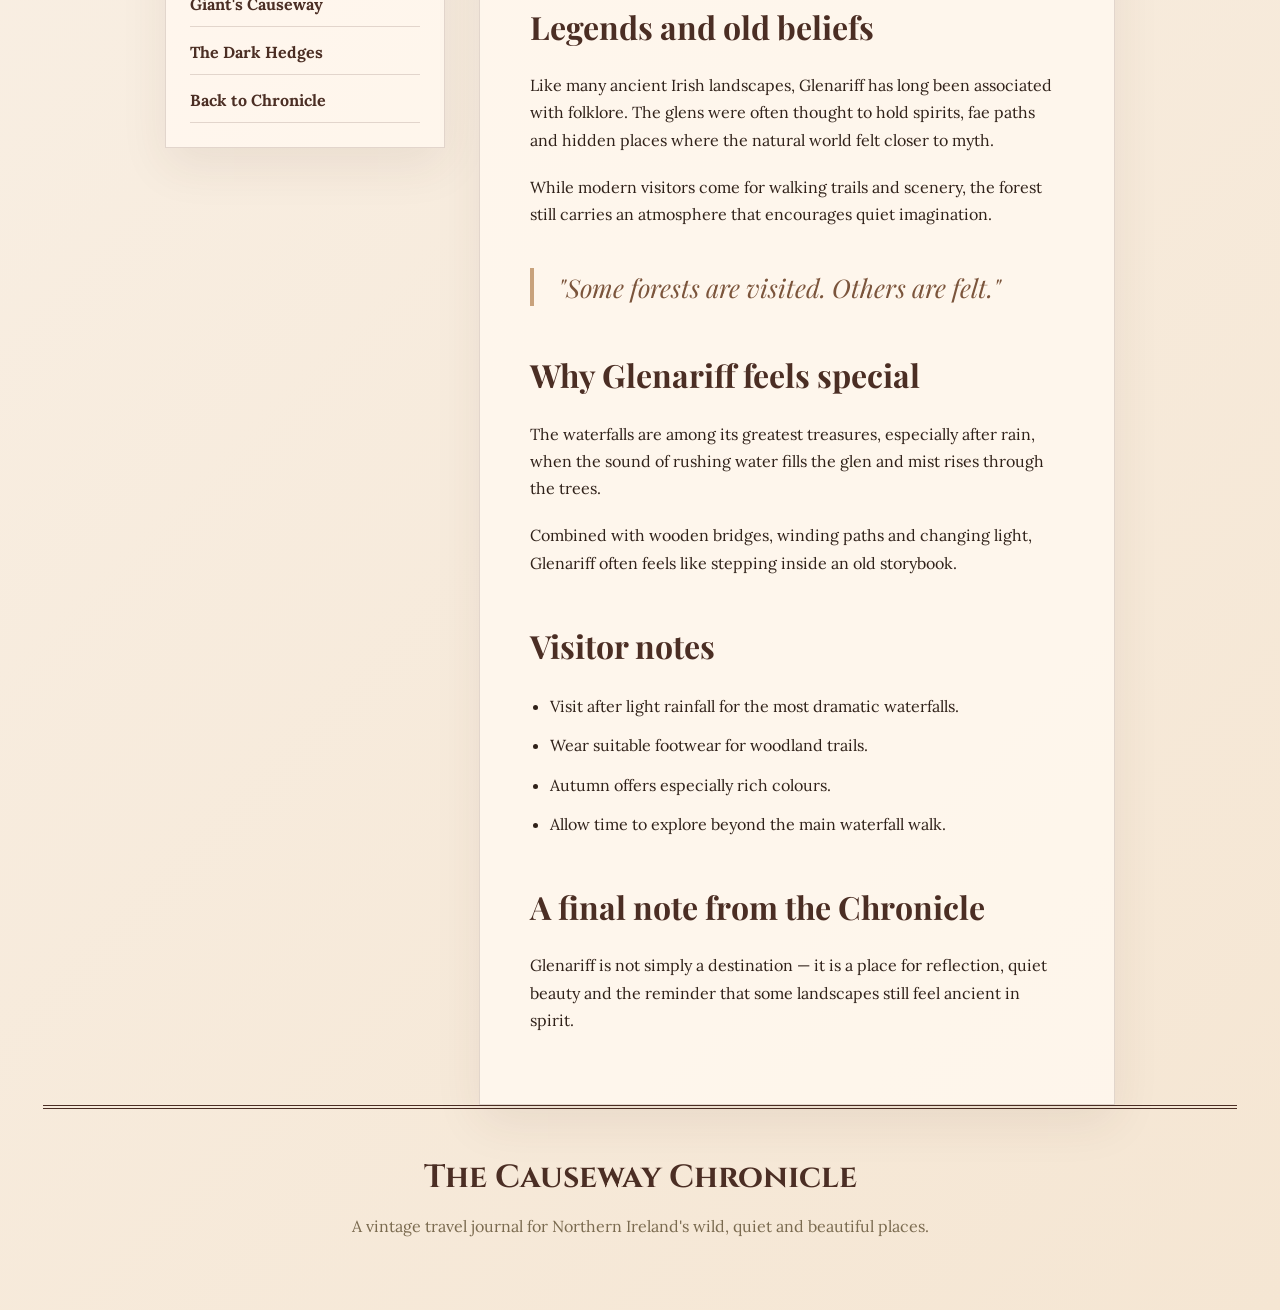
<file: glenariff.html>
<!DOCTYPE html>
<html lang="en" data-theme="light">
<head>
  <meta charset="UTF-8" />
  <meta name="viewport" content="width=device-width, initial-scale=1.0" />

  <title>Glenariff Forest | The Causeway Chronicle</title>

  <link href="https://fonts.googleapis.com/css2?family=Cinzel:wght@500;600;700&family=Lora:wght@400;500;600&family=Playfair+Display:wght@600;700;800&display=swap" rel="stylesheet">
  <link rel="stylesheet" href="style.css" />
</head>

<body>

  <!-- READING PROGRESS BAR -->
  <div class="reading-progress" id="readingProgress"></div>

  <!-- BACK TO TOP -->
  <button class="back-to-top" id="backToTop" aria-label="Back to top">↑</button>

  <!-- DARK MODE TOGGLE -->
  <button class="theme-toggle" id="themeToggle" aria-label="Toggle dark mode">
    <span class="theme-icon">☽</span>
  </button>

  <div class="page-wrapper">

    <header class="newspaper-header article-header">
      <p class="top-note">The Causeway Chronicle</p>
      <h1>Glenariff Forest</h1>
      <div class="header-meta">
        <span>Forest Notes</span>
        <span>Waterfalls</span>
        <span>County Antrim</span>
        <span>Nature</span>
      </div>
    </header>

    <main class="article-page">

      <a href="index.html" class="back-link">← Back to Chronicle</a>

      <section class="article-hero">
        <img src="./images/glenariff-forest.jpeg" alt="Glenariff Forest">
      </section>

      <div class="article-layout">

        <aside class="article-sidebar">
          <div class="sidebar-box">
            <p class="category">Quick Notes</p>
            <ul>
              <li><strong>Location:</strong> County Antrim</li>
              <li><strong>Best time:</strong> After light rainfall</li>
              <li><strong>Atmosphere:</strong> Enchanting & serene</li>
              <li><strong>Known for:</strong> Waterfalls & woodland</li>
              <li><strong>nickname:</strong> Queen of the Glens</li>
            </ul>
          </div>

          <div class="sidebar-box quote-box">
            <p>"Some forests are visited. Others are felt."</p>
          </div>

          <div class="sidebar-box">
            <p class="category">Nearby Places</p>
            <div class="related-links">
              <a href="giants-causeway.html">Giant's Causeway</a>
              <a href="dark-hedges.html">The Dark Hedges</a>
              <a href="index.html">Back to Chronicle</a>
            </div>
          </div>
        </aside>

        <article class="article-content">

          <p class="category">Forest Notes</p>

          <h2>The Queen of the Glens</h2>

          <p class="article-intro">
            Glenariff Forest Park is one of Northern Ireland's most enchanting
            landscapes — a place of waterfalls, moss-covered paths, deep woodland
            and quiet air that feels untouched by time.
          </p>

          <p>
            Often called the "Queen of the Glens," Glenariff combines dramatic
            scenery with a softer kind of wildness. Here, trails weave through
            dense forest, rivers carve through stone, and waterfalls seem hidden
            just beyond the next bend.
          </p>

          <h3>Legends and old beliefs</h3>

          <p>
            Like many ancient Irish landscapes, Glenariff has long been associated
            with folklore. The glens were often thought to hold spirits, fae paths
            and hidden places where the natural world felt closer to myth.
          </p>

          <p>
            While modern visitors come for walking trails and scenery, the forest
            still carries an atmosphere that encourages quiet imagination.
          </p>

          <blockquote>
            "Some forests are visited. Others are felt."
          </blockquote>

          <h3>Why Glenariff feels special</h3>

          <p>
            The waterfalls are among its greatest treasures, especially after rain,
            when the sound of rushing water fills the glen and mist rises through
            the trees.
          </p>

          <p>
            Combined with wooden bridges, winding paths and changing light,
            Glenariff often feels like stepping inside an old storybook.
          </p>

          <h3>Visitor notes</h3>

          <ul>
            <li>Visit after light rainfall for the most dramatic waterfalls.</li>
            <li>Wear suitable footwear for woodland trails.</li>
            <li>Autumn offers especially rich colours.</li>
            <li>Allow time to explore beyond the main waterfall walk.</li>
          </ul>

          <h3>A final note from the Chronicle</h3>

          <p>
            Glenariff is not simply a destination —
            it is a place for reflection, quiet beauty and the reminder
            that some landscapes still feel ancient in spirit.
          </p>

        </article>
      </div>

    </main>

    <footer class="footer">
      <h3>The Causeway Chronicle</h3>
      <p>A vintage travel journal for Northern Ireland's wild, quiet and beautiful places.</p>
    </footer>

  </div>

  <script src="script.js"></script>
</body>
</html>
</file>
<file: style.css>
/* ============================================================
   CAUSEWAY CHRONICLE — style.css
   ============================================================ */

/* DESIGN TOKENS — LIGHT */
:root {
  --ink: #2f2119;
  --deep-brown: #4b2e24;
  --warm-brown: #7b553c;
  --tan: #c8a27c;
  --beige: #f5e6d3;
  --cream: #faf3eb;
  --paper: #fff8ee;
  --olive: #7a6a4f;
  --gold: #b08968;

  --bg-body: var(--cream);
  --bg-card: rgba(255, 248, 238, 0.88);
  --border: rgba(75, 46, 36, 0.16);
  --shadow: rgba(75, 46, 36, 0.08);
  --text-primary: var(--ink);
  --text-secondary: var(--warm-brown);
  --text-muted: var(--olive);
  --header-title: var(--deep-brown);

  --transition-theme: background 0.4s ease, color 0.4s ease, border-color 0.4s ease;
}

/* DESIGN TOKENS — DARK */
[data-theme="dark"] {
  --ink: #e8ddd0;
  --deep-brown: #d4b896;
  --warm-brown: #b8956e;
  --tan: #8a6a4a;
  --beige: #1e1510;
  --cream: #161008;
  --paper: #1a1208;
  --olive: #a09070;
  --gold: #c8a070;

  --bg-body: #120d07;
  --bg-card: rgba(30, 20, 10, 0.92);
  --border: rgba(200, 160, 112, 0.16);
  --shadow: rgba(0, 0, 0, 0.35);
  --text-primary: #e8ddd0;
  --text-secondary: #b8956e;
  --text-muted: #a09070;
  --header-title: #d4b896;
}

/* BASE */
* {
  margin: 0;
  padding: 0;
  box-sizing: border-box;
}

html {
  scroll-behavior: smooth;
}

body {
  font-family: "Lora", serif;
  background: var(--bg-body);
  color: var(--text-primary);
  line-height: 1.7;
  transition: var(--transition-theme);
}

[data-theme="light"] body {
  background:
    radial-gradient(circle at top left, rgba(176, 137, 104, 0.18), transparent 30%),
    linear-gradient(135deg, var(--cream), var(--beige));
}

[data-theme="dark"] body {
  background:
    radial-gradient(circle at top left, rgba(80, 50, 20, 0.3), transparent 30%),
    linear-gradient(135deg, #120d07, #1e1510);
}

.page-wrapper {
  max-width: 1250px;
  margin: 0 auto;
  padding: 28px;
}

/* ============================================================
   READING PROGRESS BAR
   ============================================================ */
.reading-progress {
  position: fixed;
  top: 0;
  left: 0;
  height: 3px;
  width: 0%;
  background: linear-gradient(90deg, var(--gold), var(--warm-brown));
  z-index: 1000;
  transition: width 0.1s linear;
}

/* ============================================================
   BACK TO TOP BUTTON
   ============================================================ */
.back-to-top {
  position: fixed;
  bottom: 36px;
  right: 36px;
  width: 46px;
  height: 46px;
  background: var(--deep-brown);
  color: var(--cream);
  border: none;
  font-size: 1.2rem;
  cursor: pointer;
  z-index: 999;
  opacity: 0;
  transform: translateY(16px);
  transition: opacity 0.35s ease, transform 0.35s ease, background 0.25s ease;
  font-family: "Lora", serif;
}

.back-to-top.visible {
  opacity: 1;
  transform: translateY(0);
}

.back-to-top:hover {
  background: var(--gold);
  color: var(--deep-brown);
}

/* ============================================================
   DARK MODE TOGGLE
   ============================================================ */
.theme-toggle {
  position: fixed;
  bottom: 36px;
  left: 36px;
  width: 46px;
  height: 46px;
  background: var(--bg-card);
  border: 1px solid var(--border);
  color: var(--gold);
  font-size: 1.2rem;
  cursor: pointer;
  z-index: 999;
  box-shadow: 0 4px 16px var(--shadow);
  transition: background 0.3s ease, border-color 0.3s ease, transform 0.2s ease;
}

.theme-toggle:hover {
  transform: scale(1.08);
  background: var(--gold);
  color: var(--paper);
  border-color: var(--gold);
}

/* ============================================================
   SEARCH BAR
   ============================================================ */
.search-wrapper {
  margin: 0 0 40px;
  display: flex;
  flex-direction: column;
  align-items: center;
  gap: 10px;
}

.search-bar {
  display: flex;
  align-items: center;
  gap: 12px;
  width: 100%;
  max-width: 620px;
  background: var(--bg-card);
  border: 1px solid var(--border);
  box-shadow: 0 8px 28px var(--shadow);
  padding: 14px 20px;
  transition: border-color 0.25s ease, box-shadow 0.25s ease;
}

.search-bar:focus-within {
  border-color: var(--gold);
  box-shadow: 0 8px 32px rgba(176, 137, 104, 0.2);
}

.search-icon {
  color: var(--gold);
  font-size: 1.4rem;
  line-height: 1;
}

.search-bar input {
  flex: 1;
  font-family: "Lora", serif;
  font-size: 0.95rem;
  background: transparent;
  border: none;
  outline: none;
  color: var(--text-primary);
}

.search-bar input::placeholder {
  color: var(--text-muted);
}

.search-clear {
  background: none;
  border: none;
  color: var(--text-muted);
  cursor: pointer;
  font-size: 0.9rem;
  padding: 2px 4px;
  opacity: 0;
  transition: opacity 0.2s ease, color 0.2s ease;
}

.search-clear.visible {
  opacity: 1;
}

.search-clear:hover {
  color: var(--gold);
}

.search-status {
  font-size: 0.8rem;
  color: var(--text-muted);
  letter-spacing: 1px;
  text-transform: uppercase;
  min-height: 1.2rem;
}

/* ============================================================
   NO RESULTS
   ============================================================ */
.no-results {
  text-align: center;
  padding: 60px 20px;
  color: var(--text-muted);
}

.no-results p:first-child {
  font-size: 2rem;
  color: var(--tan);
  margin-bottom: 16px;
}

.no-results h3 {
  font-family: "Playfair Display", serif;
  font-size: 1.8rem;
  color: var(--deep-brown);
  margin-bottom: 8px;
}

/* ============================================================
   NEWSPAPER HEADER
   ============================================================ */
.newspaper-header {
  text-align: center;
  padding: 34px 0 26px;
  border-top: 4px double var(--deep-brown);
  border-bottom: 4px double var(--deep-brown);
  margin-bottom: 32px;
}

.top-note,
.category,
.section-title p {
  text-transform: uppercase;
  letter-spacing: 3px;
  font-size: 0.75rem;
  font-weight: 700;
  color: var(--gold);
}

.newspaper-header h1 {
  font-family: "Cinzel", serif;
  font-size: clamp(2.7rem, 8vw, 6rem);
  color: var(--header-title);
  line-height: 1;
  margin: 14px 0;
}

.header-meta {
  display: flex;
  justify-content: center;
  gap: 24px;
  flex-wrap: wrap;
  font-size: 0.9rem;
  color: var(--text-muted);
}

/* ============================================================
   CARDS / SHARED
   ============================================================ */
.main-story,
.side-stories article,
.note-card,
.memory-map,
.postcard {
  background: var(--bg-card);
  border: 1px solid var(--border);
  box-shadow: 0 18px 45px var(--shadow);
  transition: transform 0.35s ease, box-shadow 0.35s ease, var(--transition-theme);
}

/* HOVER LIFT */
.side-stories article:hover,
.note-card:hover {
  transform: translateY(-6px);
  box-shadow: 0 28px 60px rgba(75, 46, 36, 0.14);
}

[data-theme="dark"] .side-stories article:hover,
[data-theme="dark"] .note-card:hover {
  box-shadow: 0 28px 60px rgba(0, 0, 0, 0.5);
}

.main-story:hover {
  box-shadow: 0 28px 70px rgba(75, 46, 36, 0.14);
}

/* ============================================================
   FRONT PAGE
   ============================================================ */
.front-page {
  display: grid;
  grid-template-columns: 2fr 1fr;
  gap: 28px;
  margin-bottom: 70px;
}

.main-story {
  display: grid;
  grid-template-columns: 1.1fr 0.9fr;
  min-height: 560px;
}

.main-story img {
  width: 100%;
  height: 100%;
  object-fit: cover;
  filter: sepia(18%) contrast(95%);
  transition: filter 0.4s ease;
}

.main-story:hover img {
  filter: sepia(8%) contrast(100%);
}

.story-content {
  padding: 48px;
  display: flex;
  flex-direction: column;
  justify-content: center;
}

.story-content h2 {
  font-family: "Playfair Display", serif;
  font-size: clamp(2.1rem, 4vw, 4rem);
  line-height: 1.05;
  margin: 16px 0;
  color: var(--header-title);
}

.story-content p:last-child {
  font-size: 1.05rem;
  color: var(--text-secondary);
}

.side-stories {
  display: grid;
  gap: 28px;
}

.side-stories article {
  padding-bottom: 24px;
  overflow: hidden;
}

.side-stories img {
  width: 100%;
  height: 210px;
  object-fit: cover;
  filter: sepia(18%);
  transition: transform 0.5s ease, filter 0.4s ease;
}

.side-stories article:hover img {
  transform: scale(1.04);
  filter: sepia(5%);
}

.side-stories .category,
.side-stories h3 {
  margin-left: 24px;
  margin-right: 24px;
}

.side-stories .category {
  display: block;
  margin-top: 22px;
}

.side-stories h3 {
  font-family: "Playfair Display", serif;
  font-size: 1.55rem;
  line-height: 1.2;
  margin-top: 10px;
  color: var(--header-title);
}

/* ============================================================
   FIELD NOTES
   ============================================================ */
.field-notes {
  margin-bottom: 70px;
}

.section-title {
  text-align: center;
  margin-bottom: 36px;
}

.section-title h2,
.memory-map h2,
.postcard h2 {
  font-family: "Playfair Display", serif;
  font-size: clamp(2rem, 5vw, 3.5rem);
  color: var(--header-title);
  line-height: 1.1;
}

.notes-grid {
  display: grid;
  grid-template-columns: repeat(3, 1fr);
  gap: 26px;
}

.note-card {
  padding: 30px;
  position: relative;
  cursor: default;
}

.note-card::before {
  content: "✦";
  position: absolute;
  top: 18px;
  right: 24px;
  color: var(--tan);
  font-size: 1.2rem;
  transition: color 0.3s ease;
}

.note-card:hover::before {
  color: var(--gold);
}

.note-card span {
  color: var(--text-muted);
  font-size: 0.85rem;
  font-weight: 700;
}

.note-card h3 {
  font-family: "Playfair Display", serif;
  font-size: 1.6rem;
  line-height: 1.2;
  margin: 16px 0;
  color: var(--header-title);
}

.note-card p {
  color: var(--text-secondary);
  font-style: italic;
}

/* ============================================================
   MEMORY MAP
   ============================================================ */
.memory-map {
  padding: 45px;
  margin-bottom: 70px;
  display: grid;
  grid-template-columns: 0.9fr 1.3fr;
  gap: 42px;
  align-items: start;
}

.memory-list {
  display: grid;
  gap: 20px;
}

.memory-list div {
  border-bottom: 1px solid var(--border);
  padding-bottom: 18px;
  display: grid;
  grid-template-columns: 60px 1fr;
  column-gap: 18px;
  transition: opacity 0.3s ease;
}

.memory-list div:hover {
  opacity: 0.75;
}

.memory-list span {
  font-family: "Cinzel", serif;
  color: var(--gold);
  font-size: 1.4rem;
}

.memory-list h3 {
  font-family: "Playfair Display", serif;
  color: var(--header-title);
  font-size: 1.45rem;
}

.memory-list p {
  grid-column: 2;
  color: var(--text-secondary);
}

/* ============================================================
   POSTCARD
   ============================================================ */
.postcard-section {
  margin-bottom: 70px;
}

.postcard {
  padding: 42px;
  display: grid;
  grid-template-columns: 1fr 1fr;
  gap: 42px;
  position: relative;
}

.postcard::after {
  content: "";
  position: absolute;
  top: 28px;
  bottom: 28px;
  left: 50%;
  width: 1px;
  background: var(--border);
}

.postcard-text p:last-child {
  color: var(--text-secondary);
  margin-top: 18px;
}

.postcard h2 {
  color: var(--header-title);
}

.postcard-form {
  display: flex;
  flex-direction: column;
  gap: 16px;
}

.postcard-form input,
.postcard-form textarea {
  font-family: "Lora", serif;
  padding: 14px 16px;
  border: 1px solid var(--border);
  background: rgba(250, 243, 235, 0.08);
  color: var(--text-primary);
  outline: none;
  transition: border-color 0.25s ease, background 0.25s ease;
}

[data-theme="light"] .postcard-form input,
[data-theme="light"] .postcard-form textarea {
  background: rgba(250, 243, 235, 0.75);
}

.postcard-form input:focus,
.postcard-form textarea:focus {
  border-color: var(--gold);
}

.postcard-form input::placeholder,
.postcard-form textarea::placeholder {
  color: var(--text-muted);
}

.postcard-form button {
  font-family: "Lora", serif;
  padding: 14px;
  border: none;
  background: var(--deep-brown);
  color: var(--cream);
  font-weight: 700;
  cursor: pointer;
  transition: background 0.3s ease, color 0.3s ease, transform 0.2s ease;
}

.postcard-form button:hover {
  background: var(--gold);
  color: var(--deep-brown);
  transform: translateY(-2px);
}

.form-message {
  text-align: center;
  color: var(--deep-brown);
  margin-top: 18px;
  font-weight: 700;
}

/* ============================================================
   FOOTER
   ============================================================ */
.footer {
  text-align: center;
  padding: 42px 20px;
  border-top: 4px double var(--deep-brown);
}

.footer h3 {
  font-family: "Cinzel", serif;
  font-size: 2rem;
  color: var(--header-title);
}

.footer p {
  color: var(--text-muted);
  margin-top: 8px;
}

/* ============================================================
   SCROLL ANIMATIONS
   ============================================================ */
.hidden {
  opacity: 0;
  transform: translateY(35px);
}

.hidden-left {
  opacity: 0;
  transform: translateX(-30px);
}

.hidden-right {
  opacity: 0;
  transform: translateX(30px);
}

.hidden-scale {
  opacity: 0;
  transform: scale(0.95);
}

.show {
  opacity: 1;
  transform: translateY(0) translateX(0) scale(1);
  transition: opacity 0.75s ease, transform 0.75s ease;
}

/* Stagger delays for note cards */
.note-card:nth-child(1) { transition-delay: 0s; }
.note-card:nth-child(2) { transition-delay: 0.12s; }
.note-card:nth-child(3) { transition-delay: 0.24s; }

/* ============================================================
   ARTICLE PAGE
   ============================================================ */
.article-page {
  max-width: 950px;
  margin: 0 auto;
}

.back-link {
  display: inline-block;
  margin-bottom: 28px;
  color: var(--deep-brown);
  text-decoration: none;
  font-weight: 700;
  transition: color 0.25s ease, letter-spacing 0.25s ease;
}

.back-link:hover {
  color: var(--gold);
  letter-spacing: 0.5px;
}

.article-hero img {
  width: 100%;
  max-height: 620px;
  object-fit: cover;
  border: 1px solid var(--border);
  box-shadow: 0 18px 45px var(--shadow);
  margin-bottom: 45px;
  filter: sepia(8%);
}

.article-content {
  background: var(--bg-card);
  padding: 50px;
  border: 1px solid var(--border);
  box-shadow: 0 18px 45px var(--shadow);
  transition: var(--transition-theme);
}

.article-content h2 {
  font-family: "Playfair Display", serif;
  font-size: clamp(2.4rem, 5vw, 4rem);
  color: var(--header-title);
  line-height: 1.1;
  margin: 18px 0 28px;
}

.article-content h3 {
  font-family: "Playfair Display", serif;
  font-size: 2rem;
  color: var(--header-title);
  margin: 42px 0 18px;
}

.article-intro {
  font-size: 1.2rem;
  color: var(--text-secondary);
  margin-bottom: 28px;
}

.article-content p {
  margin-bottom: 20px;
  color: var(--text-primary);
}

.article-content blockquote {
  font-family: "Playfair Display", serif;
  font-size: 1.6rem;
  line-height: 1.5;
  color: var(--text-secondary);
  border-left: 4px solid var(--tan);
  padding-left: 24px;
  margin: 40px 0;
  font-style: italic;
}

.article-content ul {
  margin: 20px 0 30px 20px;
}

.article-content li {
  margin-bottom: 12px;
  color: var(--text-primary);
}

.article-header {
  margin-bottom: 45px;
}

.story-link {
  text-decoration: none;
  color: inherit;
  display: block;
}

/* ARTICLE SIDEBAR */
.article-layout {
  display: grid;
  grid-template-columns: 280px 1fr;
  gap: 34px;
  align-items: start;
}

.article-sidebar {
  position: sticky;
  top: 28px;
}

.sidebar-box {
  background: var(--bg-card);
  border: 1px solid var(--border);
  box-shadow: 0 18px 45px var(--shadow);
  padding: 24px;
  margin-bottom: 22px;
  transition: var(--transition-theme);
}

.sidebar-box ul {
  list-style: none;
  padding: 0;
  margin-top: 16px;
}

.sidebar-box li {
  margin-bottom: 12px;
  color: var(--text-secondary);
}

.quote-box p {
  font-family: "Playfair Display", serif;
  font-size: 1.35rem;
  line-height: 1.4;
  color: var(--header-title);
  font-style: italic;
}

.related-links {
  display: flex;
  flex-direction: column;
  gap: 12px;
  margin-top: 16px;
}

.related-links a {
  color: var(--header-title);
  text-decoration: none;
  font-weight: 700;
  border-bottom: 1px solid var(--border);
  padding-bottom: 8px;
  transition: color 0.25s ease;
}

.related-links a:hover {
  color: var(--gold);
}

/* ============================================================
   SEARCH HIGHLIGHT
   ============================================================ */
.searchable {
  transition: opacity 0.3s ease, transform 0.3s ease;
}

.searchable.search-hidden {
  opacity: 0;
  transform: scale(0.97);
  pointer-events: none;
  position: absolute;
  visibility: hidden;
}

/* ============================================================
   ARTICLE VIDEO & INLINE IMAGE
   ============================================================ */
.article-video {
  margin: 40px 0;
}

.article-video video {
  width: 100%;
  display: block;
  border: 1px solid var(--border);
  box-shadow: 0 12px 36px var(--shadow);
}

.video-caption,
.image-caption {
  font-size: 0.82rem;
  color: var(--text-muted);
  text-align: center;
  margin-top: 12px;
  letter-spacing: 1px;
  text-transform: uppercase;
  font-style: italic;
}

.article-image {
  margin: 40px 0;
}

.article-image img {
  width: 100%;
  display: block;
  border: 1px solid var(--border);
  box-shadow: 0 12px 36px var(--shadow);
  filter: sepia(8%);
}

/* ============================================================
   RESPONSIVE
   ============================================================ */
@media (max-width: 992px) {
  .front-page,
  .main-story,
  .memory-map,
  .postcard,
  .article-layout {
    grid-template-columns: 1fr;
  }

  .article-sidebar {
    position: static;
  }

  .main-story {
    min-height: auto;
  }

  .main-story img {
    height: 360px;
  }

  .notes-grid {
    grid-template-columns: 1fr;
  }

  .postcard::after {
    display: none;
  }
}

@media (max-width: 600px) {
  .page-wrapper {
    padding: 18px;
  }

  .story-content,
  .memory-map,
  .postcard {
    padding: 28px;
  }

  .header-meta {
    gap: 12px;
    font-size: 0.8rem;
  }

  .main-story img {
    height: 280px;
  }

  .back-to-top,
  .theme-toggle {
    width: 40px;
    height: 40px;
    font-size: 1rem;
    bottom: 24px;
  }

  .back-to-top { right: 24px; }
  .theme-toggle { left: 24px; }
}
</file>
